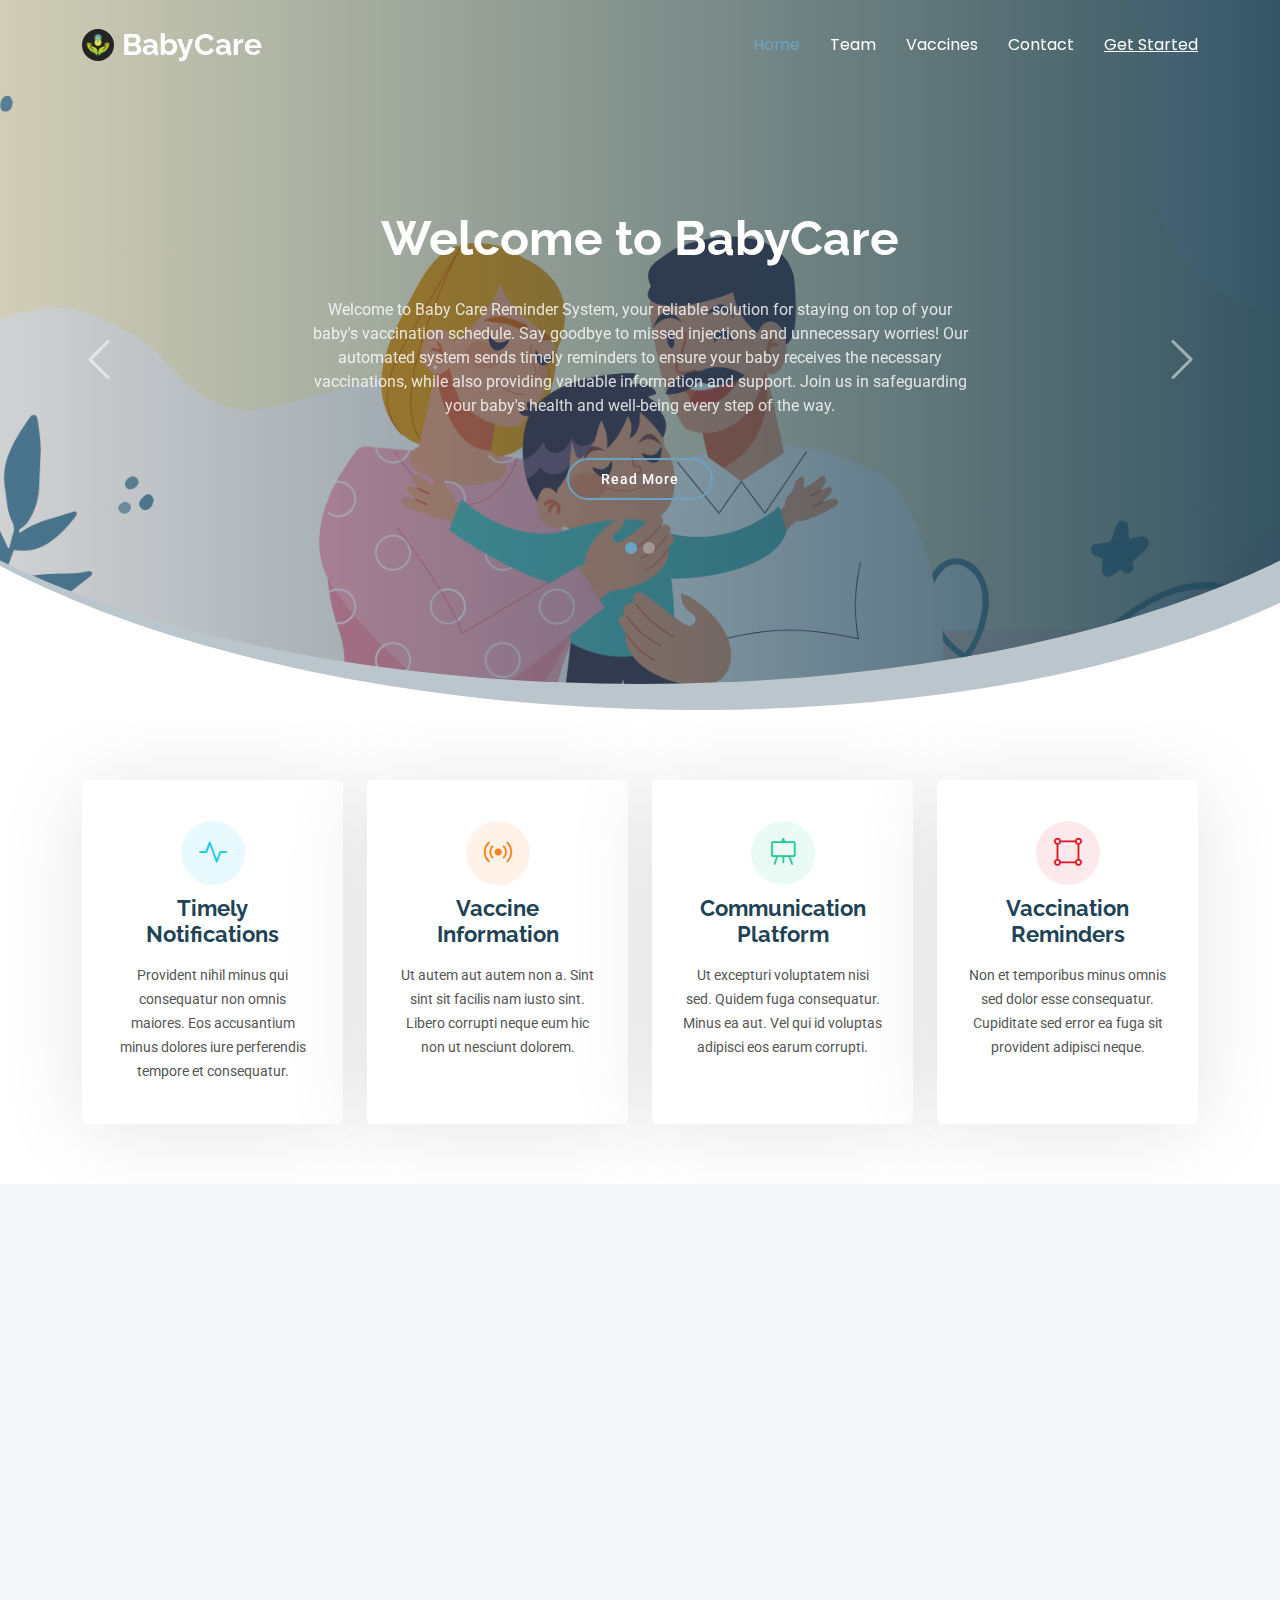
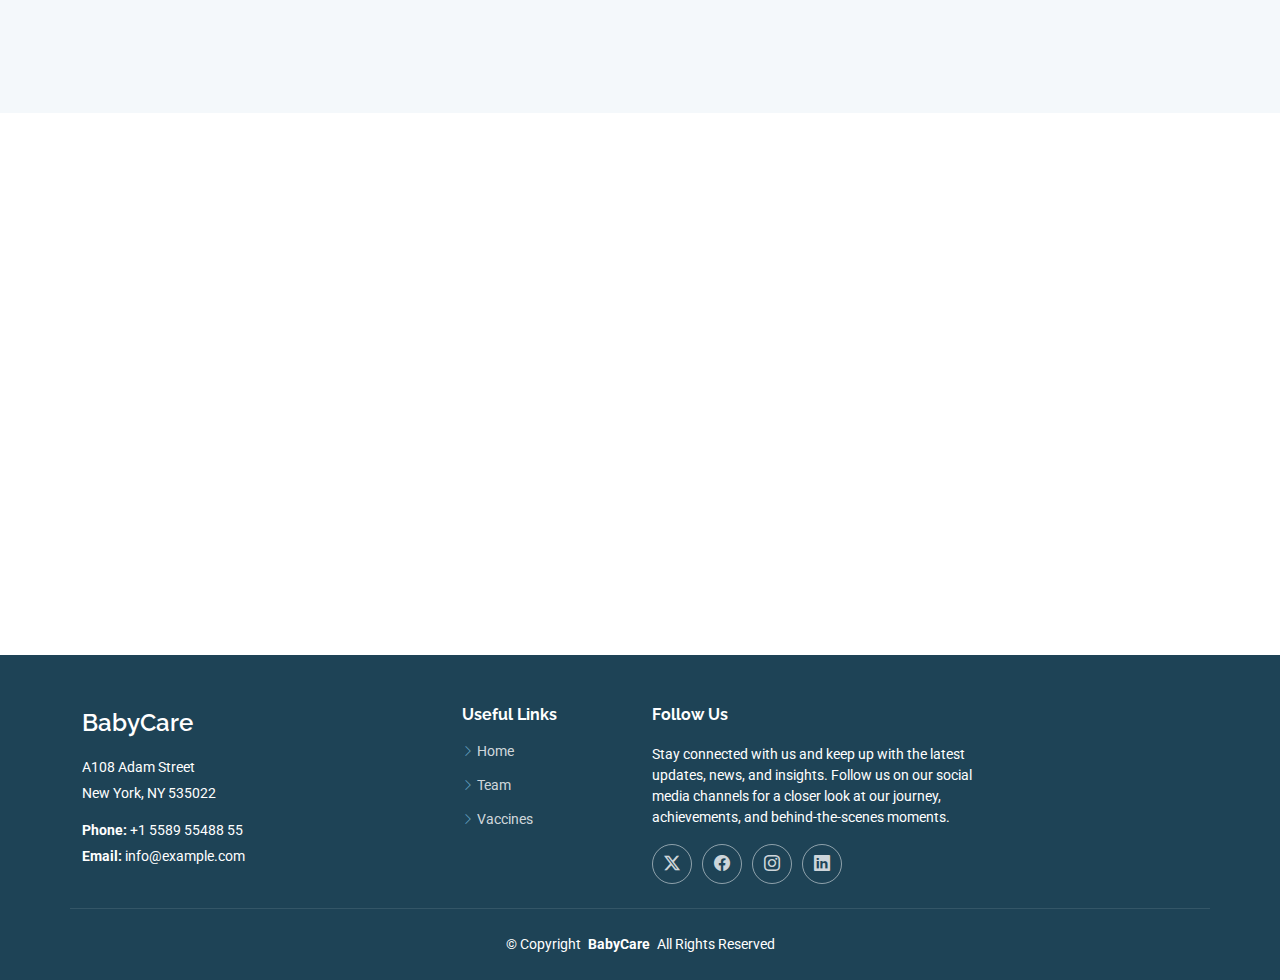
<file: index.html>
<!DOCTYPE html>
<html lang="en">

<head>
  <meta charset="utf-8">
  <meta content="width=device-width, initial-scale=1.0" name="viewport">
  <title>Home</title>
  <meta name="description" content="">
  <meta name="keywords" content="">

  <!-- Favicons -->
  <link href="assets/img/favicon.png" rel="icon">
  <link href="assets/img/apple-touch-icon.png" rel="apple-touch-icon">

  <!-- Fonts -->
  <link href="https://fonts.googleapis.com" rel="preconnect">
  <link href="https://fonts.gstatic.com" rel="preconnect" crossorigin>
  <link href="https://fonts.googleapis.com/css2?family=Roboto:ital,wght@0,100;0,300;0,400;0,500;0,700;0,900;1,100;1,300;1,400;1,500;1,700;1,900&family=Poppins:ital,wght@0,100;0,200;0,300;0,400;0,500;0,600;0,700;0,800;0,900;1,100;1,200;1,300;1,400;1,500;1,600;1,700;1,800;1,900&family=Raleway:ital,wght@0,100;0,200;0,300;0,400;0,500;0,600;0,700;0,800;0,900;1,100;1,200;1,300;1,400;1,500;1,600;1,700;1,800;1,900&display=swap" rel="stylesheet">

  <!-- Vendor CSS Files -->
  <link href="assets/vendor/bootstrap/css/bootstrap.min.css" rel="stylesheet">
  <link href="assets/vendor/bootstrap-icons/bootstrap-icons.css" rel="stylesheet">
  <link href="assets/vendor/aos/aos.css" rel="stylesheet">
  <link href="assets/vendor/glightbox/css/glightbox.min.css" rel="stylesheet">
  <link href="assets/vendor/swiper/swiper-bundle.min.css" rel="stylesheet">

  <!-- Main CSS File -->
  <link href="assets/css/main.css" rel="stylesheet">
</head>

<body class="index-page">

  <header id="header" class="header d-flex align-items-center fixed-top">
    <div class="container-fluid container-xl position-relative d-flex align-items-center justify-content-between">

      <a href="index.html" class="logo d-flex align-items-center">
        <img src="assets/img/logo.png" alt="" style="border-radius: 50%;">
        <h1 class="sitename">BabyCare</h1>
      </a>

      <nav id="navmenu" class="navmenu">
        <ul>
          <li><a href="index.html" class="active">Home</a></li>
          <li><a href="team.html">Team</a></li>
          <li><a href="vaccines.html">Vaccines</a></li>
          <li><a href="contact.html">Contact</a></li>
          <li><a href="register.php"><u>Get Started</u></a></li>
        </ul>
        <i class="mobile-nav-toggle d-xl-none bi bi-list"></i>
      </nav>

    </div>
  </header>

  <main class="main">

    <!-- Hero Section -->
    <section id="hero" class="hero section dark-background">


      <div id="hero-carousel" class="carousel carousel-fade" data-bs-ride="carousel" data-bs-interval="5000">

        <div class="container position-relative">

          <div class="carousel-item active">
            <div class="carousel-container">
              <h2>Welcome to BabyCare</h2>
              <p>Welcome to Baby Care Reminder System, your reliable solution for staying on top of your baby's vaccination schedule. Say goodbye to missed injections and unnecessary worries! Our automated system sends timely reminders to ensure your baby receives the necessary vaccinations, while also providing valuable information and support. Join us in safeguarding your baby's health and well-being every step of the way.</p>
              <a href="#about" class="btn-get-started">Read More</a>
            </div>
          </div><!-- End Carousel Item -->

          <div class="carousel-item">
            <div class="carousel-container">
              <h2>Timely Injections for Healthy Beginnings</h2>
              <p>Stay informed and empowered with our vaccination information hub. Learn about the importance of vaccinations, recommended schedules for your baby's first year, and benefits of each vaccine. Access reliable resources to address concerns and make informed decisions about your child's health, ensuring their well-being with confidence.</p>
              <a href="#about" class="btn-get-started">Read More</a>
            </div>
          </div><!-- End Carousel Item -->

          <a class="carousel-control-prev" href="#hero-carousel" role="button" data-bs-slide="prev">
            <span class="carousel-control-prev-icon bi bi-chevron-left" aria-hidden="true"></span>
          </a>

          <a class="carousel-control-next" href="#hero-carousel" role="button" data-bs-slide="next">
            <span class="carousel-control-next-icon bi bi-chevron-right" aria-hidden="true"></span>
          </a>

          <ol class="carousel-indicators"></ol>

        </div>

      </div>

    </section><!-- /Hero Section -->

    <!-- Featured Services Section -->
    <section id="featured-services" class="featured-services section">

      <div class="container">

        <div class="row gy-4">

          <div class="col-lg-3 col-md-6" data-aos="fade-up" data-aos-delay="100">
            <div class="service-item item-cyan position-relative">
              <div class="icon">
                <i class="bi bi-activity"></i>
              </div>
                <h3>Timely Notifications</h3>
              <p>Provident nihil minus qui consequatur non omnis maiores. Eos accusantium minus dolores iure perferendis tempore et consequatur.</p>
            </div>
          </div><!-- End Service Item -->

          <div class="col-lg-3 col-md-6" data-aos="fade-up" data-aos-delay="200">
            <div class="service-item item-orange position-relative">
              <div class="icon">
                <i class="bi bi-broadcast"></i>
              </div>
                <h3>Vaccine Information</h3>
              <p>Ut autem aut autem non a. Sint sint sit facilis nam iusto sint. Libero corrupti neque eum hic non ut nesciunt dolorem.</p>
            </div>
          </div><!-- End Service Item -->

          <div class="col-lg-3 col-md-6" data-aos="fade-up" data-aos-delay="300">
            <div class="service-item item-teal position-relative">
              <div class="icon">
                <i class="bi bi-easel"></i>
              </div>
                <h3>Communication Platform</h3>
              <p>Ut excepturi voluptatem nisi sed. Quidem fuga consequatur. Minus ea aut. Vel qui id voluptas adipisci eos earum corrupti.</p>
            </div>
          </div><!-- End Service Item -->

          <div class="col-lg-3 col-md-6" data-aos="fade-up" data-aos-delay="400">
            <div class="service-item item-red position-relative">
              <div class="icon">
                <i class="bi bi-bounding-box-circles"></i>
              </div>
                <h3>Vaccination Reminders</h3>
              <p>Non et temporibus minus omnis sed dolor esse consequatur. Cupiditate sed error ea fuga sit provident adipisci neque.</p>
            </div>
          </div><!-- End Service Item -->
        </div>

      </div>

    </section><!-- /Featured Services Section -->

    <!-- About Section -->
    <section id="about" class="about section light-background">

      <div class="container">

        <div class="row gy-4">
          <div class="col-lg-6 position-relative align-self-start" data-aos="fade-up" data-aos-delay="100">
            <img src="assets/img/about.jpg" class="img-fluid" alt="">
          </div>
          <div class="col-lg-6 content" data-aos="fade-up" data-aos-delay="200">
            <h3>Voluptatem dignissimos provident quasi corporis voluptates sit assumenda.</h3>
            <p class="fst-italic">
              Lorem ipsum dolor sit amet, consectetur adipiscing elit, sed do eiusmod tempor incididunt ut labore et dolore
              magna aliqua.
            </p>
            <ul>
              <li><i class="bi bi-check2-all"></i> <span>The system will send automated reminders to parents about their baby's upcoming vaccination dates.</span></li>
              <li><i class="bi bi-check2-all"></i> <span>Users can access details about different vaccines, including their benefits and potential side effects.</span></li>
              <li><i class="bi bi-check2-all"></i> <span>Midwives can use the system to communicate with parents, potentially through a chat feature.</span></li>
            </ul>
            <p>
              Ullamco laboris nisi ut aliquip ex ea commodo consequat. Duis aute irure dolor in reprehenderit in voluptate
              velit esse cillum dolore eu fugiat nulla pariatur. Excepteur sint occaecat cupidatat non proident
            </p>
          </div>
        </div>

      </div>

    </section><!-- /About Section -->

    <!-- Features Section -->
    <section id="features" class="features section">

      <!-- Section Title -->
      <div class="container section-title" data-aos="fade-up">
        <h2>Features</h2>
      </div><!-- End Section Title -->

      <div class="container">

        <div class="row gy-4 align-items-center features-item">
          <div class="col-md-5 d-flex align-items-center" data-aos="zoom-out" data-aos-delay="100">
            <img src="assets/img/features-1.svg" class="img-fluid" alt="">
          </div>
          <div class="col-md-7" data-aos="fade-up" data-aos-delay="100">
            <h3>Features of BabyCare System.</h3>
            <p class="fst-italic">
              Lorem ipsum dolor sit amet, consectetur adipiscing elit, sed do eiusmod tempor incididunt ut labore et dolore
              magna aliqua.
            </p>
            <ul>
              <li><i class="bi bi-check"></i><span>The system will send automated reminders to parents about their baby's upcoming vaccination dates.</span></li>
              <li><i class="bi bi-check"></i> <span>Users can access details about different vaccines, including their benefits and potential side effects.</span></li>
              <li><i class="bi bi-check"></i> <span>Midwives can use the system to communicate with parents, potentially through a chat feature.</span></li>
            </ul>
          </div>
        </div><!-- Features Item -->

      </div>

    </section><!-- /Features Section -->

  </main>

  <footer id="footer" class="footer dark-background">
    <div class="container footer-top">
      <div class="row gy-4">
        <div class="col-lg-4 col-md-6 footer-about">
          <a href="index.html" class="d-flex align-items-center">
            <span class="sitename">BabyCare</span>
          </a>
          <div class="footer-contact pt-3">
            <p>A108 Adam Street</p>
            <p>New York, NY 535022</p>
            <p class="mt-3"><strong>Phone:</strong> <span>+1 5589 55488 55</span></p>
            <p><strong>Email:</strong> <span>info@example.com</span></p>
          </div>
        </div>

        <div class="col-lg-2 col-md-3 footer-links">
          <h4>Useful Links</h4>
          <ul>
            <li><i class="bi bi-chevron-right"></i> <a href="index.html">Home</a></li>
            <li><i class="bi bi-chevron-right"></i> <a href="team.html">Team</a></li>
            <li><i class="bi bi-chevron-right"></i> <a href="vaccines.html">Vaccines</a></li>
          </ul>
        </div>

        <div class="col-lg-4 col-md-12">
          <h4>Follow Us</h4>
          <p>Stay connected with us and keep up with the latest updates, news, and insights. Follow us on our social media channels for a closer look at our journey, achievements, and behind-the-scenes moments.</p>
          <div class="social-links d-flex">
            <a href=""><i class="bi bi-twitter-x"></i></a>
            <a href=""><i class="bi bi-facebook"></i></a>
            <a href=""><i class="bi bi-instagram"></i></a>
            <a href=""><i class="bi bi-linkedin"></i></a>
          </div>
        </div>

      </div>
    </div>

    <div class="container copyright text-center mt-4">
      <p>© <span>Copyright</span> <strong class="px-1 sitename">BabyCare</strong> <span>All Rights Reserved</span></p>
    </div>

  </footer>

  <!-- Scroll Top -->
  <a href="#" id="scroll-top" class="scroll-top d-flex align-items-center justify-content-center"><i class="bi bi-arrow-up-short"></i></a>

  <!-- Preloader -->
  <div id="preloader"></div>

  <!-- Vendor JS Files -->
  <script src="assets/vendor/bootstrap/js/bootstrap.bundle.min.js"></script>
  <script src="assets/vendor/php-email-form/validate.js"></script>
  <script src="assets/vendor/aos/aos.js"></script>
  <script src="assets/vendor/glightbox/js/glightbox.min.js"></script>
  <script src="assets/vendor/purecounter/purecounter_vanilla.js"></script>
  <script src="assets/vendor/swiper/swiper-bundle.min.js"></script>
  <script src="assets/vendor/waypoints/noframework.waypoints.js"></script>
  <script src="assets/vendor/imagesloaded/imagesloaded.pkgd.min.js"></script>
  <script src="assets/vendor/isotope-layout/isotope.pkgd.min.js"></script>

  <!-- Main JS File -->
  <script src="assets/js/main.js"></script>

</body>

</html>
</file>
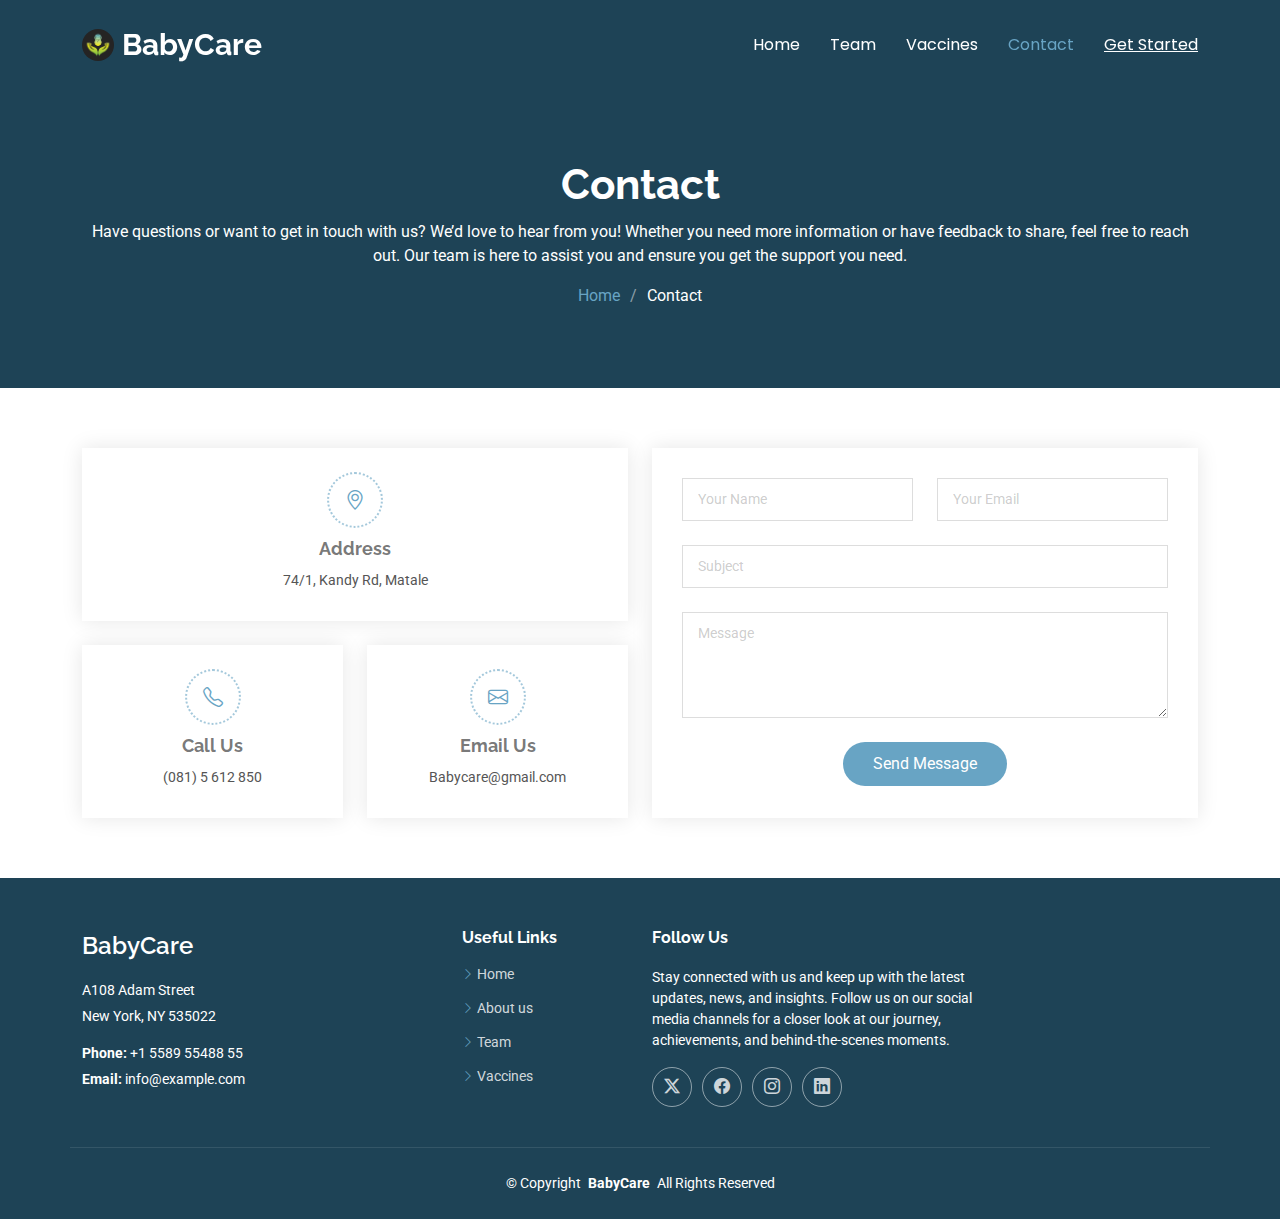
<file: contact.html>
<!DOCTYPE html>
<html lang="en">

<head>
  <meta charset="utf-8">
  <meta content="width=device-width, initial-scale=1.0" name="viewport">
  <title>Contact</title>
  <meta name="description" content="">
  <meta name="keywords" content="">

  <!-- Favicons -->
  <link href="assets/img/favicon.png" rel="icon">
  <link href="assets/img/apple-touch-icon.png" rel="apple-touch-icon">

  <!-- Fonts -->
  <link href="https://fonts.googleapis.com" rel="preconnect">
  <link href="https://fonts.gstatic.com" rel="preconnect" crossorigin>
  <link href="https://fonts.googleapis.com/css2?family=Roboto:ital,wght@0,100;0,300;0,400;0,500;0,700;0,900;1,100;1,300;1,400;1,500;1,700;1,900&family=Poppins:ital,wght@0,100;0,200;0,300;0,400;0,500;0,600;0,700;0,800;0,900;1,100;1,200;1,300;1,400;1,500;1,600;1,700;1,800;1,900&family=Raleway:ital,wght@0,100;0,200;0,300;0,400;0,500;0,600;0,700;0,800;0,900;1,100;1,200;1,300;1,400;1,500;1,600;1,700;1,800;1,900&display=swap" rel="stylesheet">

  <!-- Vendor CSS Files -->
  <link href="assets/vendor/bootstrap/css/bootstrap.min.css" rel="stylesheet">
  <link href="assets/vendor/bootstrap-icons/bootstrap-icons.css" rel="stylesheet">
  <link href="assets/vendor/aos/aos.css" rel="stylesheet">
  <link href="assets/vendor/glightbox/css/glightbox.min.css" rel="stylesheet">
  <link href="assets/vendor/swiper/swiper-bundle.min.css" rel="stylesheet">

  <!-- Main CSS File -->
  <link href="assets/css/main.css" rel="stylesheet">
</head>

<body class="contact-page">

  <header id="header" class="header d-flex align-items-center fixed-top">
    <div class="container-fluid container-xl position-relative d-flex align-items-center justify-content-between">

      <a href="index.html" class="logo d-flex align-items-center">
        <img src="assets/img/logo.png" alt="" style="border-radius: 50%;">
        <h1 class="sitename">BabyCare</h1>
      </a>

      <nav id="navmenu" class="navmenu">
        <ul>
          <li><a href="index.html">Home</a></li>
          <li><a href="team.html">Team</a></li>
          <li><a href="vaccines.html">Vaccines</a></li>
          <li><a href="contact.html" class="active">Contact</a></li>
          <li><a href="register.php"><u>Get Started</u></a></li>
        </ul>
        <i class="mobile-nav-toggle d-xl-none bi bi-list"></i>
      </nav>

    </div>
  </header>

  <main class="main">

    <!-- Page Title -->
    <div class="page-title dark-background">
      <div class="container position-relative">
        <h1>Contact</h1>
        <p>Have questions or want to get in touch with us? We’d love to hear from you! Whether you need more information or have feedback to share, feel free to reach out. Our team is here to assist you and ensure you get the support you need.</p>
        <nav class="breadcrumbs">
          <ol>
            <li><a href="index.html">Home</a></li>
            <li class="current">Contact</li>
          </ol>
        </nav>
      </div>
    </div><!-- End Page Title -->

    <!-- Contact Section -->
    <section id="contact" class="contact section">

      <div class="container" data-aos="fade-up" data-aos-delay="100">

        <div class="row gy-4">
          <div class="col-lg-6 ">
            <div class="row gy-4">

              <div class="col-lg-12">
                <div class="info-item d-flex flex-column justify-content-center align-items-center" data-aos="fade-up" data-aos-delay="200">
                  <i class="bi bi-geo-alt"></i>
                  <h3>Address</h3>
                  <p>74/1, Kandy Rd, Matale</p>
                </div>
              </div><!-- End Info Item -->

              <div class="col-md-6">
                <div class="info-item d-flex flex-column justify-content-center align-items-center" data-aos="fade-up" data-aos-delay="300">
                  <i class="bi bi-telephone"></i>
                  <h3>Call Us</h3>
                  <p>(081) 5 612 850</p>
                </div>
              </div><!-- End Info Item -->

              <div class="col-md-6">
                <div class="info-item d-flex flex-column justify-content-center align-items-center" data-aos="fade-up" data-aos-delay="400">
                  <i class="bi bi-envelope"></i>
                  <h3>Email Us</h3>
                  <p>Babycare@gmail.com</p>
                </div>
              </div><!-- End Info Item -->

            </div>
          </div>

          <div class="col-lg-6">
            <form action="forms/contact.php" method="post" class="php-email-form" data-aos="fade-up" data-aos-delay="500">
              <div class="row gy-4">

                <div class="col-md-6">
                  <input type="text" name="name" class="form-control" placeholder="Your Name" required="">
                </div>

                <div class="col-md-6 ">
                  <input type="email" class="form-control" name="email" placeholder="Your Email" required="">
                </div>

                <div class="col-md-12">
                  <input type="text" class="form-control" name="subject" placeholder="Subject" required="">
                </div>

                <div class="col-md-12">
                  <textarea class="form-control" name="message" rows="4" placeholder="Message" required=""></textarea>
                </div>

                <div class="col-md-12 text-center">
                  <button type="submit">Send Message</button>
                </div>

              </div>
            </form>
          </div><!-- End Contact Form -->

        </div>

      </div>

    </section><!-- /Contact Section -->

  </main>
  
  <footer id="footer" class="footer dark-background">
    <div class="container footer-top">
      <div class="row gy-4">
        <div class="col-lg-4 col-md-6 footer-about">
          <a href="index.html" class="d-flex align-items-center">
            <span class="sitename">BabyCare</span>
          </a>
          <div class="footer-contact pt-3">
            <p>A108 Adam Street</p>
            <p>New York, NY 535022</p>
            <p class="mt-3"><strong>Phone:</strong> <span>+1 5589 55488 55</span></p>
            <p><strong>Email:</strong> <span>info@example.com</span></p>
          </div>
        </div>

        <div class="col-lg-2 col-md-3 footer-links">
          <h4>Useful Links</h4>
          <ul>
            <li><i class="bi bi-chevron-right"></i> <a href="index.html">Home</a></li>
            <li><i class="bi bi-chevron-right"></i> <a href="about.html">About us</a></li>
            <li><i class="bi bi-chevron-right"></i> <a href="team.html">Team</a></li>
            <li><i class="bi bi-chevron-right"></i> <a href="vaccines.html">Vaccines</a></li>
          </ul>
        </div>

        <div class="col-lg-4 col-md-12">
          <h4>Follow Us</h4>
          <p>Stay connected with us and keep up with the latest updates, news, and insights. Follow us on our social media channels for a closer look at our journey, achievements, and behind-the-scenes moments.</p>
          <div class="social-links d-flex">
            <a href=""><i class="bi bi-twitter-x"></i></a>
            <a href=""><i class="bi bi-facebook"></i></a>
            <a href=""><i class="bi bi-instagram"></i></a>
            <a href=""><i class="bi bi-linkedin"></i></a>
          </div>
        </div>

      </div>
    </div>

    <div class="container copyright text-center mt-4">
      <p>© <span>Copyright</span> <strong class="px-1 sitename">BabyCare</strong> <span>All Rights Reserved</span></p>
    </div>

  </footer>

  <!-- Scroll Top -->
  <a href="#" id="scroll-top" class="scroll-top d-flex align-items-center justify-content-center"><i class="bi bi-arrow-up-short"></i></a>

  <!-- Preloader -->
  <div id="preloader"></div>

  <!-- Vendor JS Files -->
  <script src="assets/vendor/bootstrap/js/bootstrap.bundle.min.js"></script>
  <script src="assets/vendor/php-email-form/validate.js"></script>
  <script src="assets/vendor/aos/aos.js"></script>
  <script src="assets/vendor/glightbox/js/glightbox.min.js"></script>
  <script src="assets/vendor/purecounter/purecounter_vanilla.js"></script>
  <script src="assets/vendor/swiper/swiper-bundle.min.js"></script>
  <script src="assets/vendor/waypoints/noframework.waypoints.js"></script>
  <script src="assets/vendor/imagesloaded/imagesloaded.pkgd.min.js"></script>
  <script src="assets/vendor/isotope-layout/isotope.pkgd.min.js"></script>

  <!-- Main JS File -->
  <script src="assets/js/main.js"></script>

</body>

</html>
</file>
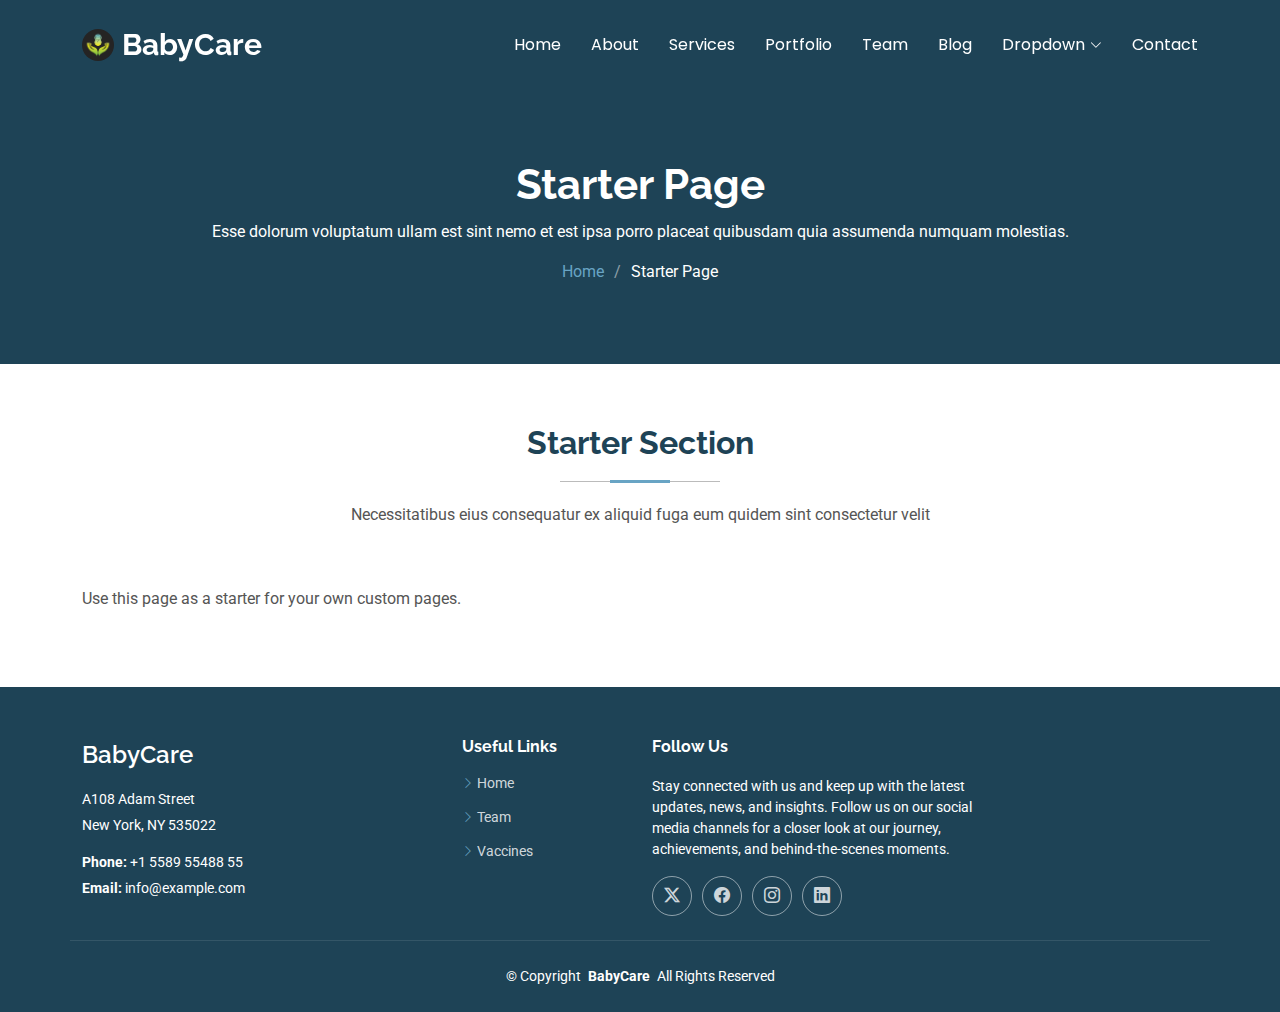
<file: starter-page.html>
<!DOCTYPE html>
<html lang="en">

<head>
  <meta charset="utf-8">
  <meta content="width=device-width, initial-scale=1.0" name="viewport">
  <title>Starter Page - Moderna Bootstrap Template</title>
  <meta name="description" content="">
  <meta name="keywords" content="">

  <!-- Favicons -->
  <link href="assets/img/favicon.png" rel="icon">
  <link href="assets/img/apple-touch-icon.png" rel="apple-touch-icon">

  <!-- Fonts -->
  <link href="https://fonts.googleapis.com" rel="preconnect">
  <link href="https://fonts.gstatic.com" rel="preconnect" crossorigin>
  <link href="https://fonts.googleapis.com/css2?family=Roboto:ital,wght@0,100;0,300;0,400;0,500;0,700;0,900;1,100;1,300;1,400;1,500;1,700;1,900&family=Poppins:ital,wght@0,100;0,200;0,300;0,400;0,500;0,600;0,700;0,800;0,900;1,100;1,200;1,300;1,400;1,500;1,600;1,700;1,800;1,900&family=Raleway:ital,wght@0,100;0,200;0,300;0,400;0,500;0,600;0,700;0,800;0,900;1,100;1,200;1,300;1,400;1,500;1,600;1,700;1,800;1,900&display=swap" rel="stylesheet">

  <!-- Vendor CSS Files -->
  <link href="assets/vendor/bootstrap/css/bootstrap.min.css" rel="stylesheet">
  <link href="assets/vendor/bootstrap-icons/bootstrap-icons.css" rel="stylesheet">
  <link href="assets/vendor/aos/aos.css" rel="stylesheet">
  <link href="assets/vendor/glightbox/css/glightbox.min.css" rel="stylesheet">
  <link href="assets/vendor/swiper/swiper-bundle.min.css" rel="stylesheet">

  <!-- Main CSS File -->
  <link href="assets/css/main.css" rel="stylesheet">
</head>

<body class="starter-page-page">

  <header id="header" class="header d-flex align-items-center fixed-top">
    <div class="container-fluid container-xl position-relative d-flex align-items-center justify-content-between">

      <a href="index.html" class="logo d-flex align-items-center">
        <img src="assets/img/logo.png" alt="" style="border-radius: 50%;">
        <h1 class="sitename">BabyCare</h1>
      </a>
      
      <nav id="navmenu" class="navmenu">
        <ul>
          <li><a href="index.html">Home</a></li>
          <li><a href="about.html">About</a></li>
          <li><a href="services.html">Services</a></li>
          <li><a href="portfolio.html">Portfolio</a></li>
          <li><a href="team.html">Team</a></li>
          <li><a href="blog.html">Blog</a></li>
          <li class="dropdown"><a href="#"><span>Dropdown</span> <i class="bi bi-chevron-down toggle-dropdown"></i></a>
            <ul>
              <li><a href="#">Dropdown 1</a></li>
              <li class="dropdown"><a href="#"><span>Deep Dropdown</span> <i class="bi bi-chevron-down toggle-dropdown"></i></a>
                <ul>
                  <li><a href="#">Deep Dropdown 1</a></li>
                  <li><a href="#">Deep Dropdown 2</a></li>
                  <li><a href="#">Deep Dropdown 3</a></li>
                  <li><a href="#">Deep Dropdown 4</a></li>
                  <li><a href="#">Deep Dropdown 5</a></li>
                </ul>
              </li>
              <li><a href="#">Dropdown 2</a></li>
              <li><a href="#">Dropdown 3</a></li>
              <li><a href="#">Dropdown 4</a></li>
            </ul>
          </li>
          <li><a href="contact.html">Contact</a></li>
        </ul>
        <i class="mobile-nav-toggle d-xl-none bi bi-list"></i>
      </nav>

    </div>
  </header>

  <main class="main">

    <!-- Page Title -->
    <div class="page-title dark-background">
      <div class="container position-relative">
        <h1>Starter Page</h1>
        <p>Esse dolorum voluptatum ullam est sint nemo et est ipsa porro placeat quibusdam quia assumenda numquam molestias.</p>
        <nav class="breadcrumbs">
          <ol>
            <li><a href="index.html">Home</a></li>
            <li class="current">Starter Page</li>
          </ol>
        </nav>
      </div>
    </div><!-- End Page Title -->

    <!-- Starter Section Section -->
    <section id="starter-section" class="starter-section section">

      <!-- Section Title -->
      <div class="container section-title" data-aos="fade-up">
        <h2>Starter Section</h2>
        <p>Necessitatibus eius consequatur ex aliquid fuga eum quidem sint consectetur velit</p>
      </div><!-- End Section Title -->

      <div class="container" data-aos="fade-up">
        <p>Use this page as a starter for your own custom pages.</p>
      </div>

    </section><!-- /Starter Section Section -->

  </main>

  <footer id="footer" class="footer dark-background">
    <div class="container footer-top">
      <div class="row gy-4">
        <div class="col-lg-4 col-md-6 footer-about">
          <a href="index.html" class="d-flex align-items-center">
            <span class="sitename">BabyCare</span>
          </a>
          <div class="footer-contact pt-3">
            <p>A108 Adam Street</p>
            <p>New York, NY 535022</p>
            <p class="mt-3"><strong>Phone:</strong> <span>+1 5589 55488 55</span></p>
            <p><strong>Email:</strong> <span>info@example.com</span></p>
          </div>
        </div>

        <div class="col-lg-2 col-md-3 footer-links">
          <h4>Useful Links</h4>
          <ul>
            <li><i class="bi bi-chevron-right"></i> <a href="index.html">Home</a></li>
            <li><i class="bi bi-chevron-right"></i> <a href="team.html">Team</a></li>
            <li><i class="bi bi-chevron-right"></i> <a href="vaccines.html">Vaccines</a></li>
          </ul>
        </div>

        <div class="col-lg-4 col-md-12">
          <h4>Follow Us</h4>
          <p>Stay connected with us and keep up with the latest updates, news, and insights. Follow us on our social media channels for a closer look at our journey, achievements, and behind-the-scenes moments.</p>
          <div class="social-links d-flex">
            <a href=""><i class="bi bi-twitter-x"></i></a>
            <a href=""><i class="bi bi-facebook"></i></a>
            <a href=""><i class="bi bi-instagram"></i></a>
            <a href=""><i class="bi bi-linkedin"></i></a>
          </div>
        </div>

      </div>
    </div>

    <div class="container copyright text-center mt-4">
      <p>© <span>Copyright</span> <strong class="px-1 sitename">BabyCare</strong> <span>All Rights Reserved</span></p>
    </div>

  </footer>

  <!-- Scroll Top -->
  <a href="#" id="scroll-top" class="scroll-top d-flex align-items-center justify-content-center"><i class="bi bi-arrow-up-short"></i></a>

  <!-- Preloader -->
  <div id="preloader"></div>

  <!-- Vendor JS Files -->
  <script src="assets/vendor/bootstrap/js/bootstrap.bundle.min.js"></script>
  <script src="assets/vendor/php-email-form/validate.js"></script>
  <script src="assets/vendor/aos/aos.js"></script>
  <script src="assets/vendor/glightbox/js/glightbox.min.js"></script>
  <script src="assets/vendor/purecounter/purecounter_vanilla.js"></script>
  <script src="assets/vendor/swiper/swiper-bundle.min.js"></script>
  <script src="assets/vendor/waypoints/noframework.waypoints.js"></script>
  <script src="assets/vendor/imagesloaded/imagesloaded.pkgd.min.js"></script>
  <script src="assets/vendor/isotope-layout/isotope.pkgd.min.js"></script>

  <!-- Main JS File -->
  <script src="assets/js/main.js"></script>

</body>

</html>
</file>
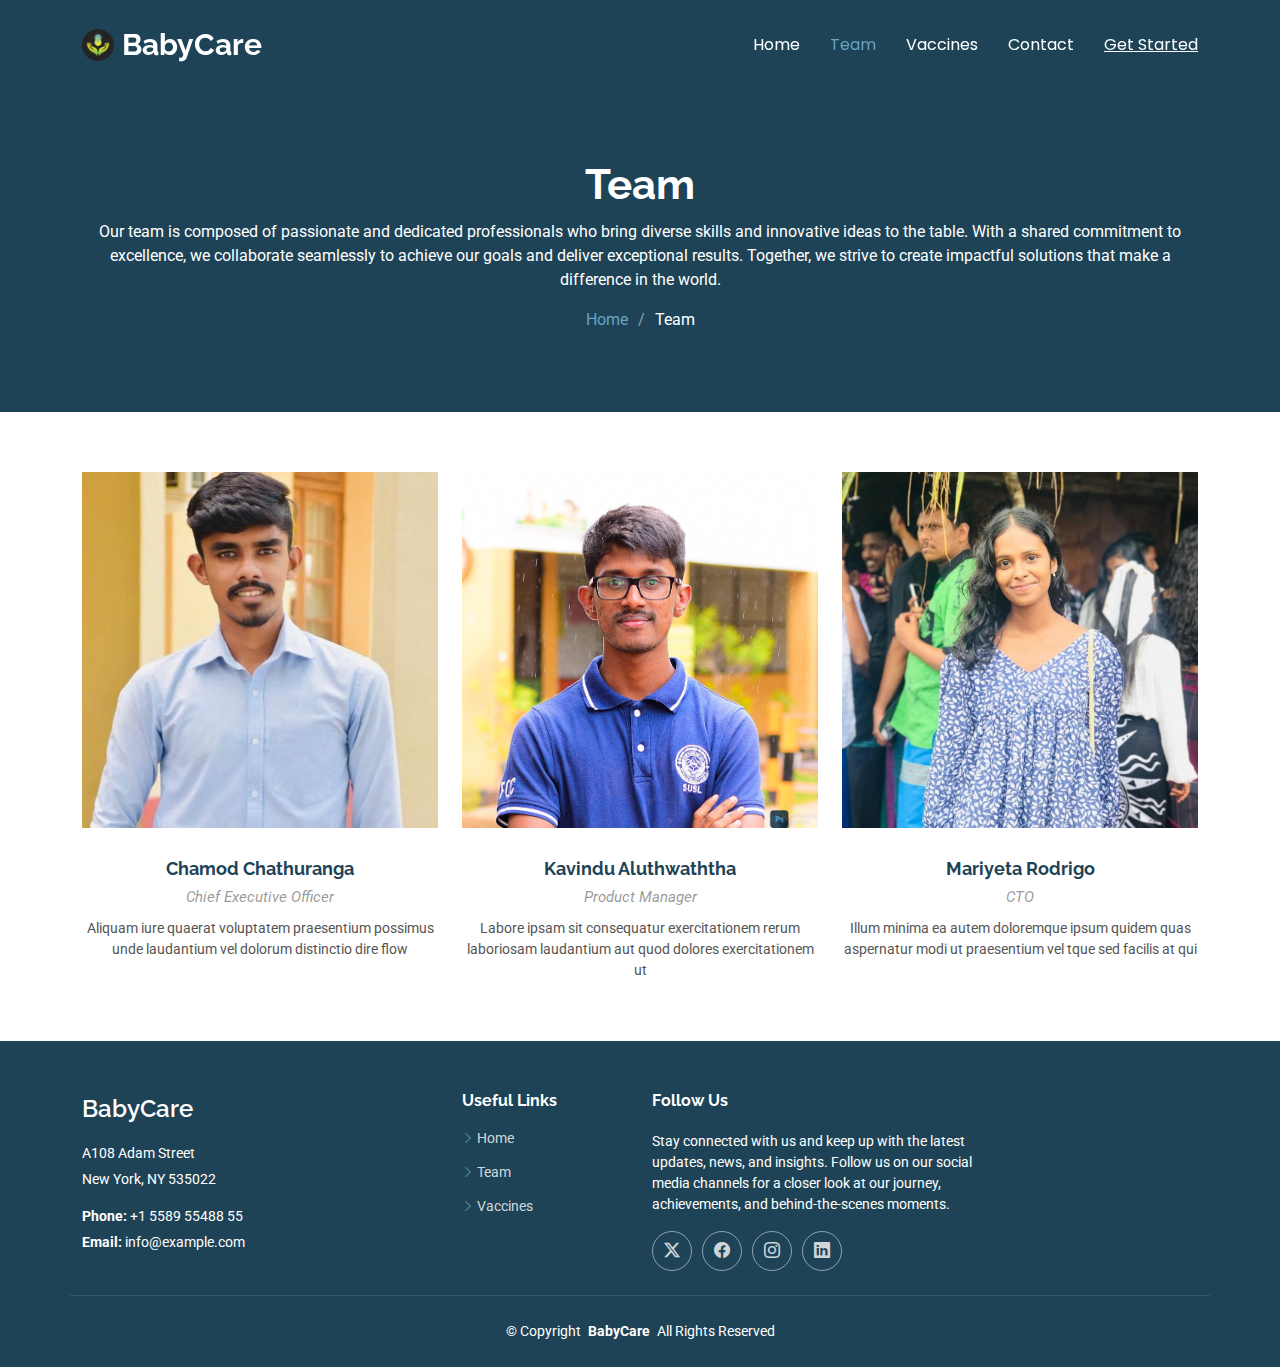
<file: team.html>
<!DOCTYPE html>
<html lang="en">

<head>
  <meta charset="utf-8">
  <meta content="width=device-width, initial-scale=1.0" name="viewport">
  <title>Team</title>
  <meta name="description" content="">
  <meta name="keywords" content="">

  <!-- Favicons -->
  <link href="assets/img/favicon.png" rel="icon">
  <link href="assets/img/apple-touch-icon.png" rel="apple-touch-icon">

  <!-- Fonts -->
  <link href="https://fonts.googleapis.com" rel="preconnect">
  <link href="https://fonts.gstatic.com" rel="preconnect" crossorigin>
  <link href="https://fonts.googleapis.com/css2?family=Roboto:ital,wght@0,100;0,300;0,400;0,500;0,700;0,900;1,100;1,300;1,400;1,500;1,700;1,900&family=Poppins:ital,wght@0,100;0,200;0,300;0,400;0,500;0,600;0,700;0,800;0,900;1,100;1,200;1,300;1,400;1,500;1,600;1,700;1,800;1,900&family=Raleway:ital,wght@0,100;0,200;0,300;0,400;0,500;0,600;0,700;0,800;0,900;1,100;1,200;1,300;1,400;1,500;1,600;1,700;1,800;1,900&display=swap" rel="stylesheet">

  <!-- Vendor CSS Files -->
  <link href="assets/vendor/bootstrap/css/bootstrap.min.css" rel="stylesheet">
  <link href="assets/vendor/bootstrap-icons/bootstrap-icons.css" rel="stylesheet">
  <link href="assets/vendor/aos/aos.css" rel="stylesheet">
  <link href="assets/vendor/glightbox/css/glightbox.min.css" rel="stylesheet">
  <link href="assets/vendor/swiper/swiper-bundle.min.css" rel="stylesheet">

  <!-- Main CSS File -->
  <link href="assets/css/main.css" rel="stylesheet">
</head>

<body class="team-page">

  <header id="header" class="header d-flex align-items-center fixed-top">
    <div class="container-fluid container-xl position-relative d-flex align-items-center justify-content-between">

      <a href="index.html" class="logo d-flex align-items-center">
        <img src="assets/img/logo.png" alt="" style="border-radius: 50%;">
        <h1 class="sitename">BabyCare</h1>
      </a>

      <nav id="navmenu" class="navmenu">
        <ul>
          <li><a href="index.html">Home</a></li>
          <li><a href="team.html" class="active">Team</a></li>
          <li><a href="vaccines.html">Vaccines</a></li>
          <li><a href="contact.html">Contact</a></li>
          <li><a href="register.php"><u>Get Started</u></a></li>
        </ul>
        <i class="mobile-nav-toggle d-xl-none bi bi-list"></i>
      </nav>

    </div>
  </header>

  <main class="main">

    <!-- Page Title -->
    <div class="page-title dark-background">
      <div class="container position-relative">
        <h1>Team</h1>
        <p>Our team is composed of passionate and dedicated professionals who bring diverse skills and innovative ideas to the table. With a shared commitment to excellence, we collaborate seamlessly to achieve our goals and deliver exceptional results. Together, we strive to create impactful solutions that make a difference in the world.</p>
        <nav class="breadcrumbs">
          <ol>
            <li><a href="index.html">Home</a></li>
            <li class="current">Team</li>
          </ol>
        </nav>
      </div>
    </div><!-- End Page Title -->

    <!-- Team Section -->
    <section id="team" class="team section">

      <div class="container">

        <div class="row gy-5">

          <div class="col-lg-4 col-md-6 member" data-aos="fade-up" data-aos-delay="100">
            <div class="member-img">
              <img src="assets/img/team/team-1.jpg" class="img-fluid" alt="">
              <div class="social">
                <a href="#"><i class="bi bi-twitter-x"></i></a>
                <a href="#"><i class="bi bi-facebook"></i></a>
                <a href="#"><i class="bi bi-instagram"></i></a>
                <a href="#"><i class="bi bi-linkedin"></i></a>
              </div>
            </div>
            <div class="member-info text-center">
              <h4>Chamod Chathuranga</h4>
              <span>Chief Executive Officer</span>
              <p>Aliquam iure quaerat voluptatem praesentium possimus unde laudantium vel dolorum distinctio dire flow</p>
            </div>
          </div><!-- End Team Member -->

          <div class="col-lg-4 col-md-6 member" data-aos="fade-up" data-aos-delay="200">
            <div class="member-img">
              <img src="assets/img/team/team-2.jpg" class="img-fluid" alt="">
              <div class="social">
                <a href="#"><i class="bi bi-twitter-x"></i></a>
                <a href="#"><i class="bi bi-facebook"></i></a>
                <a href="#"><i class="bi bi-instagram"></i></a>
                <a href="#"><i class="bi bi-linkedin"></i></a>
              </div>
            </div>
            <div class="member-info text-center">
              <h4>Kavindu Aluthwaththa</h4>
              <span>Product Manager</span>
              <p>Labore ipsam sit consequatur exercitationem rerum laboriosam laudantium aut quod dolores exercitationem ut</p>
            </div>
          </div><!-- End Team Member -->

          <div class="col-lg-4 col-md-6 member" data-aos="fade-up" data-aos-delay="300">
            <div class="member-img">
              <img src="assets/img/team/team-3.jpg" class="img-fluid" alt="">
              <div class="social">
                <a href="#"><i class="bi bi-twitter-x"></i></a>
                <a href="#"><i class="bi bi-facebook"></i></a>
                <a href="#"><i class="bi bi-instagram"></i></a>
                <a href="#"><i class="bi bi-linkedin"></i></a>
              </div>
            </div>
            <div class="member-info text-center">
              <h4>Mariyeta Rodrigo</h4>
              <span>CTO</span>
              <p>Illum minima ea autem doloremque ipsum quidem quas aspernatur modi ut praesentium vel tque sed facilis at qui</p>
            </div>
          </div><!-- End Team Member -->
        </div>

      </div>

    </section><!-- /Team Section -->

  </main>

  <footer id="footer" class="footer dark-background">
    <div class="container footer-top">
      <div class="row gy-4">
        <div class="col-lg-4 col-md-6 footer-about">
          <a href="index.html" class="d-flex align-items-center">
            <span class="sitename">BabyCare</span>
          </a>
          <div class="footer-contact pt-3">
            <p>A108 Adam Street</p>
            <p>New York, NY 535022</p>
            <p class="mt-3"><strong>Phone:</strong> <span>+1 5589 55488 55</span></p>
            <p><strong>Email:</strong> <span>info@example.com</span></p>
          </div>
        </div>

        <div class="col-lg-2 col-md-3 footer-links">
          <h4>Useful Links</h4>
          <ul>
            <li><i class="bi bi-chevron-right"></i> <a href="index.html">Home</a></li>
            <li><i class="bi bi-chevron-right"></i> <a href="team.html">Team</a></li>
            <li><i class="bi bi-chevron-right"></i> <a href="vaccines.html">Vaccines</a></li>
          </ul>
        </div>

        <div class="col-lg-4 col-md-12">
          <h4>Follow Us</h4>
          <p>Stay connected with us and keep up with the latest updates, news, and insights. Follow us on our social media channels for a closer look at our journey, achievements, and behind-the-scenes moments.</p>
          <div class="social-links d-flex">
            <a href=""><i class="bi bi-twitter-x"></i></a>
            <a href=""><i class="bi bi-facebook"></i></a>
            <a href=""><i class="bi bi-instagram"></i></a>
            <a href=""><i class="bi bi-linkedin"></i></a>
          </div>
        </div>

      </div>
    </div>

    <div class="container copyright text-center mt-4">
      <p>© <span>Copyright</span> <strong class="px-1 sitename">BabyCare</strong> <span>All Rights Reserved</span></p>
    </div>

  </footer>

  <!-- Scroll Top -->
  <a href="#" id="scroll-top" class="scroll-top d-flex align-items-center justify-content-center"><i class="bi bi-arrow-up-short"></i></a>

  <!-- Preloader -->
  <div id="preloader"></div>

  <!-- Vendor JS Files -->
  <script src="assets/vendor/bootstrap/js/bootstrap.bundle.min.js"></script>
  <script src="assets/vendor/php-email-form/validate.js"></script>
  <script src="assets/vendor/aos/aos.js"></script>
  <script src="assets/vendor/glightbox/js/glightbox.min.js"></script>
  <script src="assets/vendor/purecounter/purecounter_vanilla.js"></script>
  <script src="assets/vendor/swiper/swiper-bundle.min.js"></script>
  <script src="assets/vendor/waypoints/noframework.waypoints.js"></script>
  <script src="assets/vendor/imagesloaded/imagesloaded.pkgd.min.js"></script>
  <script src="assets/vendor/isotope-layout/isotope.pkgd.min.js"></script>

  <!-- Main JS File -->
  <script src="assets/js/main.js"></script>

</body>

</html>
</file>
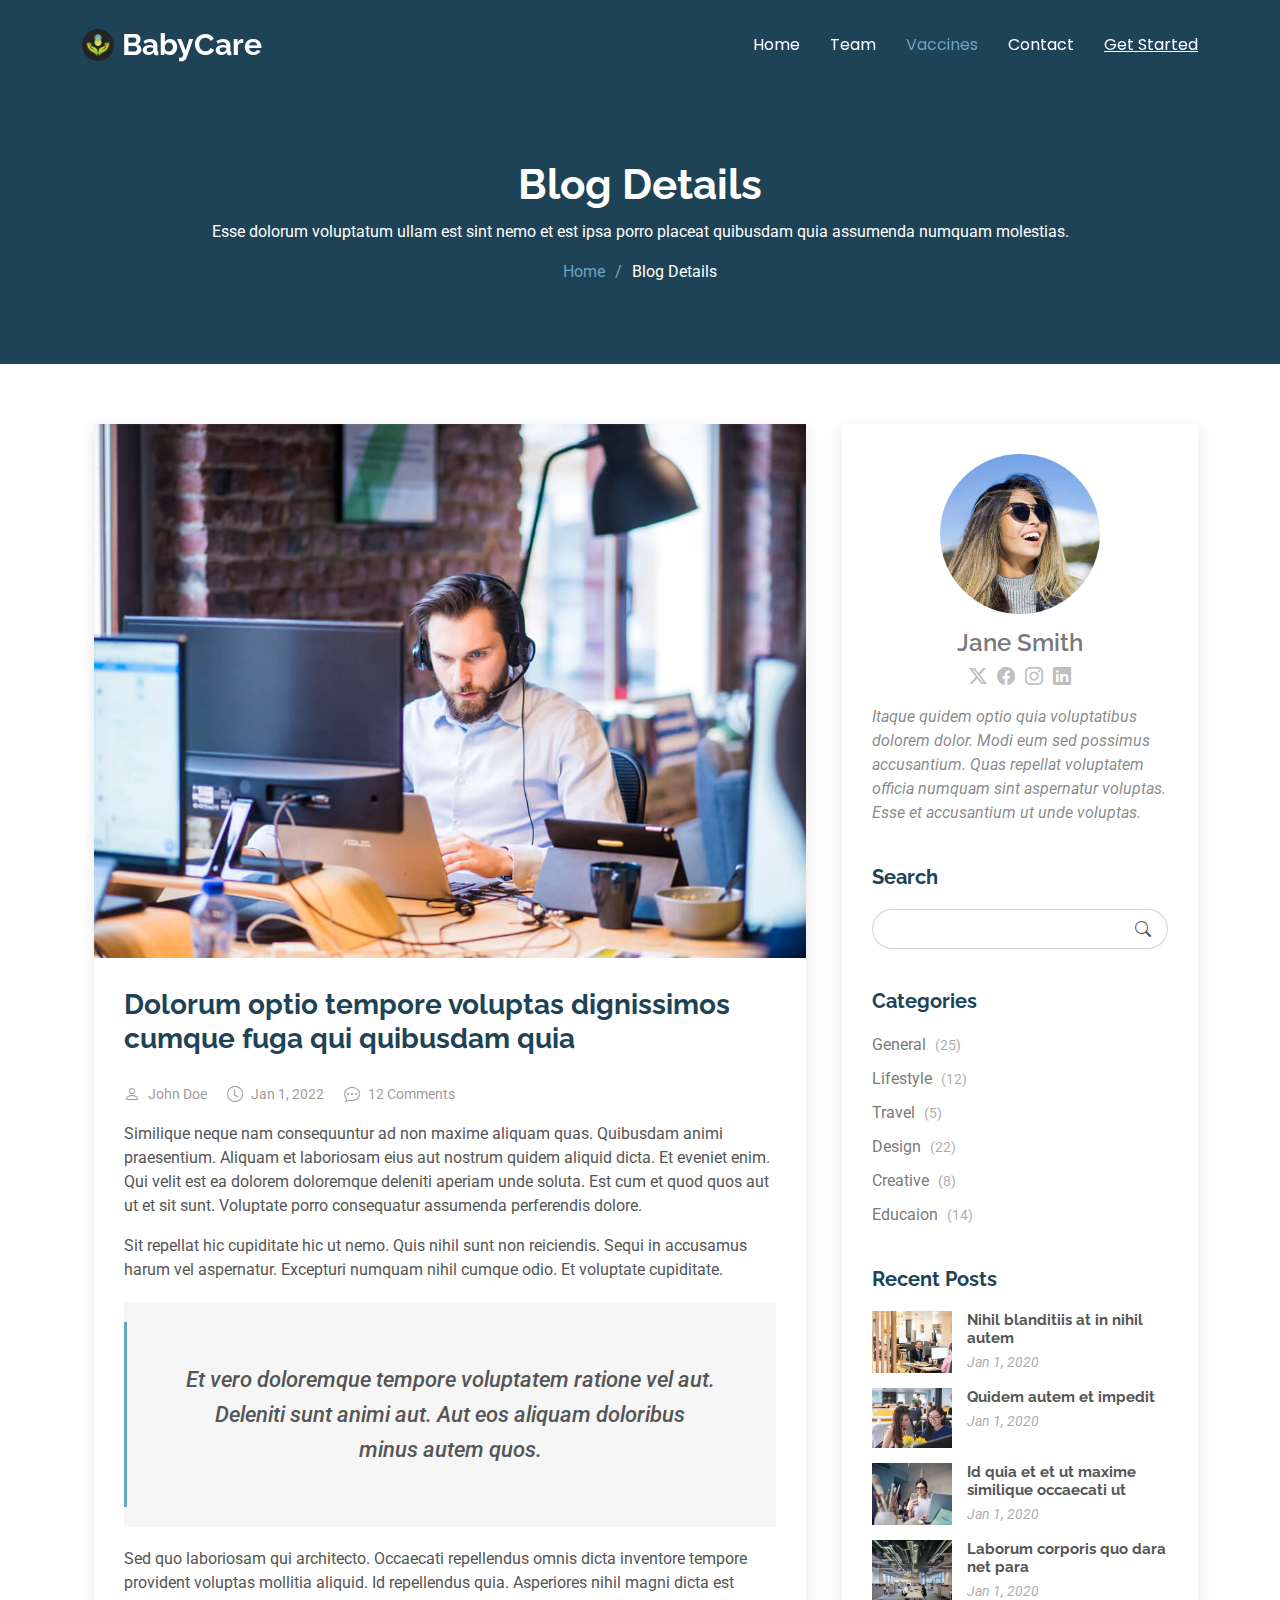
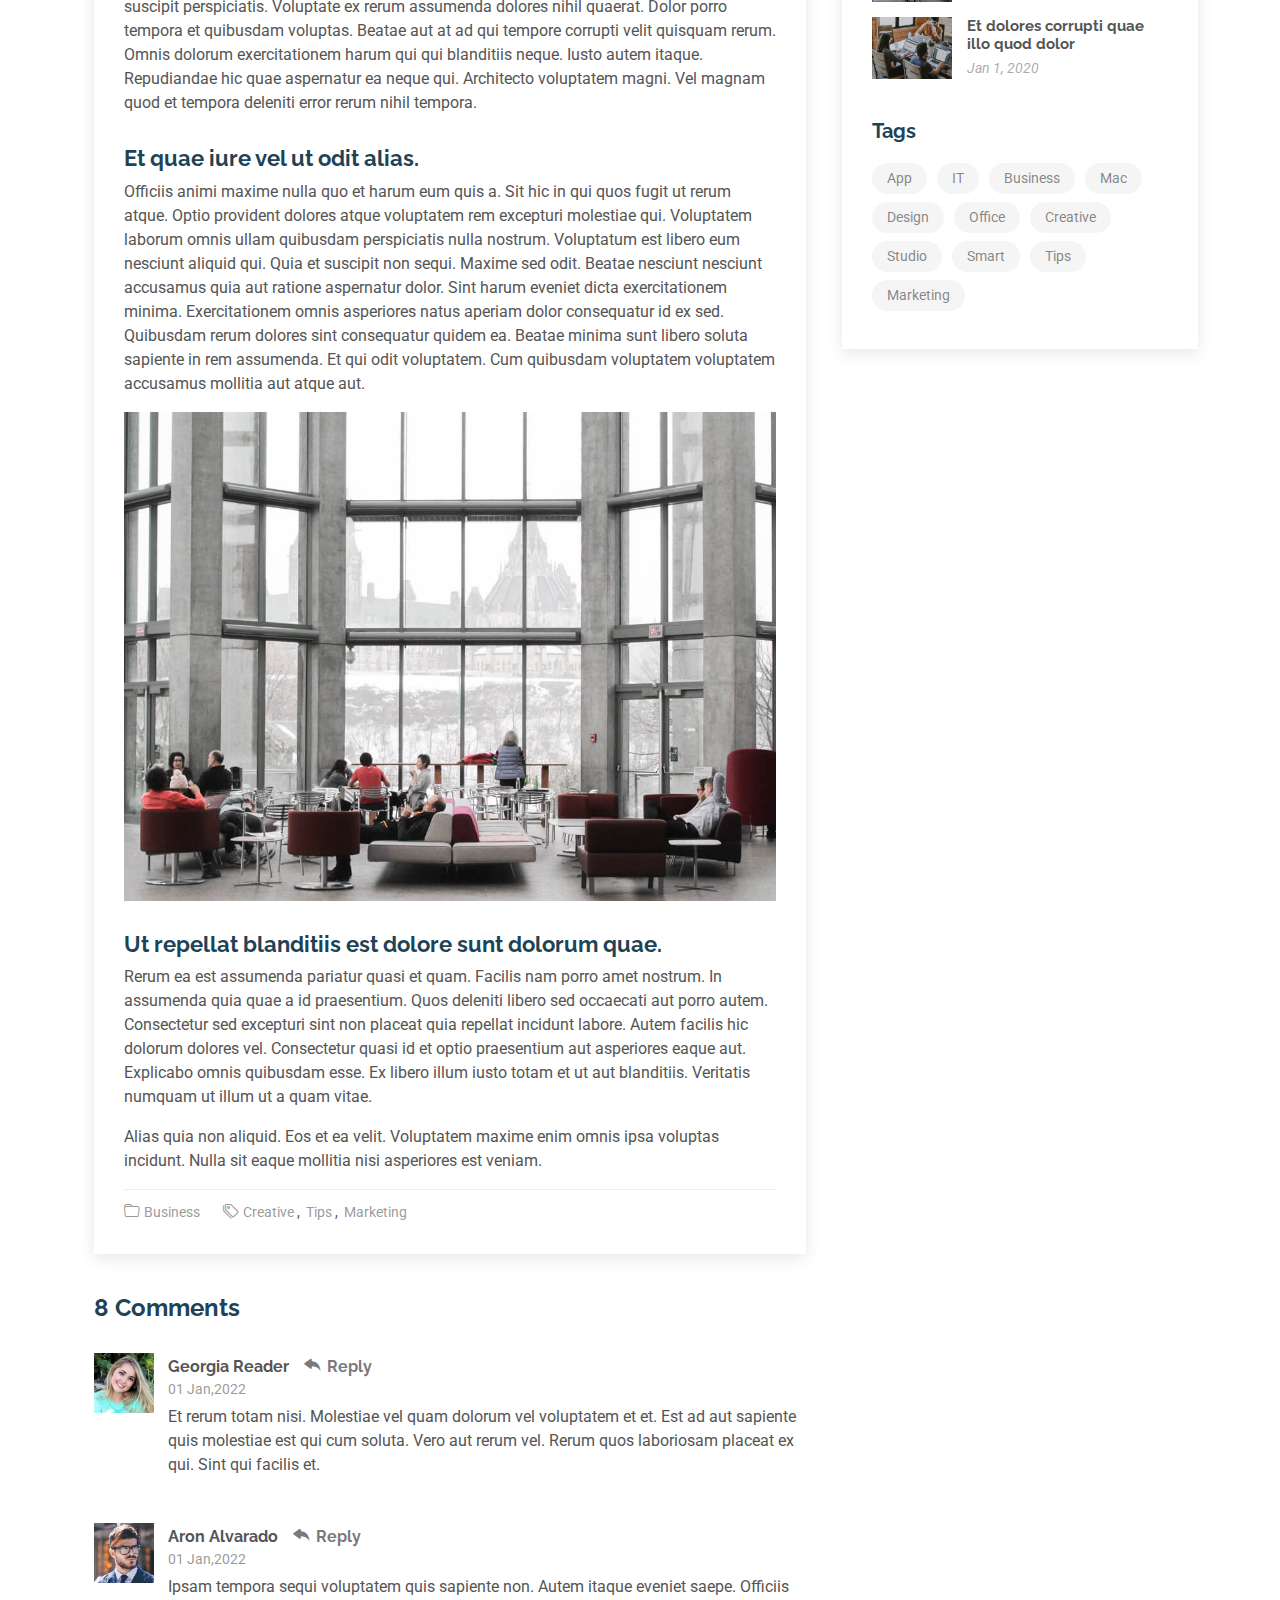
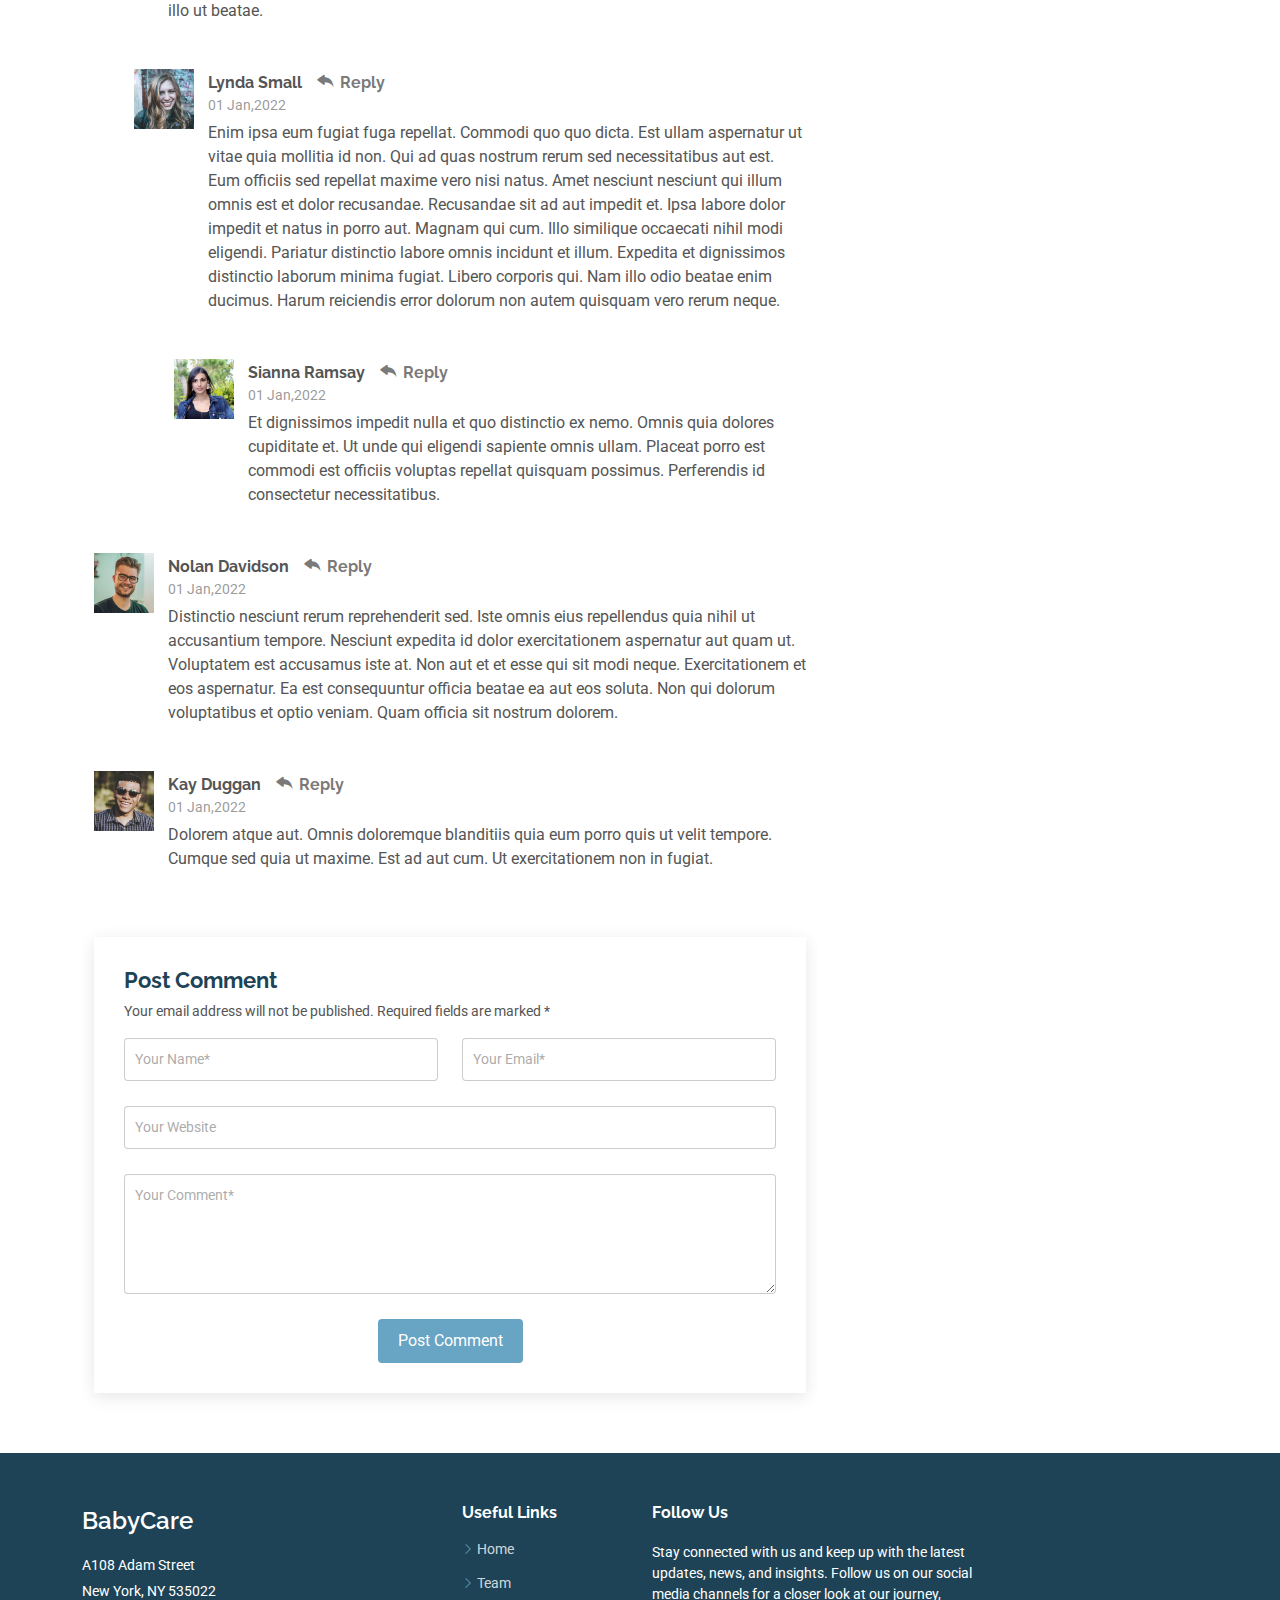
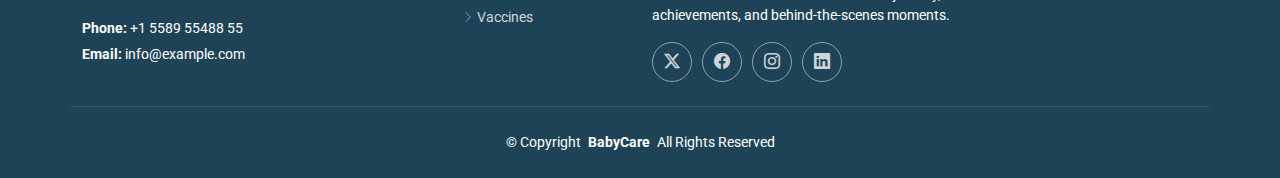
<file: vaccine-details.html>
<!DOCTYPE html>
<html lang="en">

<head>
  <meta charset="utf-8">
  <meta content="width=device-width, initial-scale=1.0" name="viewport">
  <title>Blog Details - Moderna Bootstrap Template</title>
  <meta name="description" content="">
  <meta name="keywords" content="">

  <!-- Favicons -->
  <link href="assets/img/favicon.png" rel="icon">
  <link href="assets/img/apple-touch-icon.png" rel="apple-touch-icon">

  <!-- Fonts -->
  <link href="https://fonts.googleapis.com" rel="preconnect">
  <link href="https://fonts.gstatic.com" rel="preconnect" crossorigin>
  <link href="https://fonts.googleapis.com/css2?family=Roboto:ital,wght@0,100;0,300;0,400;0,500;0,700;0,900;1,100;1,300;1,400;1,500;1,700;1,900&family=Poppins:ital,wght@0,100;0,200;0,300;0,400;0,500;0,600;0,700;0,800;0,900;1,100;1,200;1,300;1,400;1,500;1,600;1,700;1,800;1,900&family=Raleway:ital,wght@0,100;0,200;0,300;0,400;0,500;0,600;0,700;0,800;0,900;1,100;1,200;1,300;1,400;1,500;1,600;1,700;1,800;1,900&display=swap" rel="stylesheet">

  <!-- Vendor CSS Files -->
  <link href="assets/vendor/bootstrap/css/bootstrap.min.css" rel="stylesheet">
  <link href="assets/vendor/bootstrap-icons/bootstrap-icons.css" rel="stylesheet">
  <link href="assets/vendor/aos/aos.css" rel="stylesheet">
  <link href="assets/vendor/glightbox/css/glightbox.min.css" rel="stylesheet">
  <link href="assets/vendor/swiper/swiper-bundle.min.css" rel="stylesheet">

  <!-- Main CSS File -->
  <link href="assets/css/main.css" rel="stylesheet">
</head>

<body class="blog-details-page">

  <header id="header" class="header d-flex align-items-center fixed-top">
    <div class="container-fluid container-xl position-relative d-flex align-items-center justify-content-between">

      <a href="index.html" class="logo d-flex align-items-center">
        <img src="assets/img/logo.png" alt="" style="border-radius: 50%;">
        <h1 class="sitename">BabyCare</h1>
      </a>

      <nav id="navmenu" class="navmenu">
        <ul>
          <li><a href="index.html">Home</a></li>
          <li><a href="team.html">Team</a></li>
          <li><a href="vaccines.html" class="active">Vaccines</a></li>
          <li><a href="contact.html">Contact</a></li>
          <li><a href="register.php"><u>Get Started</u></a></li>
        </ul>
        <i class="mobile-nav-toggle d-xl-none bi bi-list"></i>
      </nav>

    </div>
  </header>

  <main class="main">

    <!-- Page Title -->
    <div class="page-title dark-background">
      <div class="container position-relative">
        <h1>Blog Details</h1>
        <p>Esse dolorum voluptatum ullam est sint nemo et est ipsa porro placeat quibusdam quia assumenda numquam molestias.</p>
        <nav class="breadcrumbs">
          <ol>
            <li><a href="index.html">Home</a></li>
            <li class="current">Blog Details</li>
          </ol>
        </nav>
      </div>
    </div><!-- End Page Title -->

    <div class="container">
      <div class="row">

        <div class="col-lg-8">

          <!-- Blog Details Section -->
          <section id="blog-details" class="blog-details section">
            <div class="container">

              <article class="article">

                <div class="post-img">
                  <img src="assets/img/blog/blog-1.jpg" alt="" class="img-fluid">
                </div>

                <h2 class="title">Dolorum optio tempore voluptas dignissimos cumque fuga qui quibusdam quia</h2>

                <div class="meta-top">
                  <ul>
                    <li class="d-flex align-items-center"><i class="bi bi-person"></i> <a href="blog-details.html">John Doe</a></li>
                    <li class="d-flex align-items-center"><i class="bi bi-clock"></i> <a href="blog-details.html"><time datetime="2020-01-01">Jan 1, 2022</time></a></li>
                    <li class="d-flex align-items-center"><i class="bi bi-chat-dots"></i> <a href="blog-details.html">12 Comments</a></li>
                  </ul>
                </div><!-- End meta top -->

                <div class="content">
                  <p>
                    Similique neque nam consequuntur ad non maxime aliquam quas. Quibusdam animi praesentium. Aliquam et laboriosam eius aut nostrum quidem aliquid dicta.
                    Et eveniet enim. Qui velit est ea dolorem doloremque deleniti aperiam unde soluta. Est cum et quod quos aut ut et sit sunt. Voluptate porro consequatur assumenda perferendis dolore.
                  </p>

                  <p>
                    Sit repellat hic cupiditate hic ut nemo. Quis nihil sunt non reiciendis. Sequi in accusamus harum vel aspernatur. Excepturi numquam nihil cumque odio. Et voluptate cupiditate.
                  </p>

                  <blockquote>
                    <p>
                      Et vero doloremque tempore voluptatem ratione vel aut. Deleniti sunt animi aut. Aut eos aliquam doloribus minus autem quos.
                    </p>
                  </blockquote>

                  <p>
                    Sed quo laboriosam qui architecto. Occaecati repellendus omnis dicta inventore tempore provident voluptas mollitia aliquid. Id repellendus quia. Asperiores nihil magni dicta est suscipit perspiciatis. Voluptate ex rerum assumenda dolores nihil quaerat.
                    Dolor porro tempora et quibusdam voluptas. Beatae aut at ad qui tempore corrupti velit quisquam rerum. Omnis dolorum exercitationem harum qui qui blanditiis neque.
                    Iusto autem itaque. Repudiandae hic quae aspernatur ea neque qui. Architecto voluptatem magni. Vel magnam quod et tempora deleniti error rerum nihil tempora.
                  </p>

                  <h3>Et quae iure vel ut odit alias.</h3>
                  <p>
                    Officiis animi maxime nulla quo et harum eum quis a. Sit hic in qui quos fugit ut rerum atque. Optio provident dolores atque voluptatem rem excepturi molestiae qui. Voluptatem laborum omnis ullam quibusdam perspiciatis nulla nostrum. Voluptatum est libero eum nesciunt aliquid qui.
                    Quia et suscipit non sequi. Maxime sed odit. Beatae nesciunt nesciunt accusamus quia aut ratione aspernatur dolor. Sint harum eveniet dicta exercitationem minima. Exercitationem omnis asperiores natus aperiam dolor consequatur id ex sed. Quibusdam rerum dolores sint consequatur quidem ea.
                    Beatae minima sunt libero soluta sapiente in rem assumenda. Et qui odit voluptatem. Cum quibusdam voluptatem voluptatem accusamus mollitia aut atque aut.
                  </p>
                  <img src="assets/img/blog/blog-inside-post.jpg" class="img-fluid" alt="">

                  <h3>Ut repellat blanditiis est dolore sunt dolorum quae.</h3>
                  <p>
                    Rerum ea est assumenda pariatur quasi et quam. Facilis nam porro amet nostrum. In assumenda quia quae a id praesentium. Quos deleniti libero sed occaecati aut porro autem. Consectetur sed excepturi sint non placeat quia repellat incidunt labore. Autem facilis hic dolorum dolores vel.
                    Consectetur quasi id et optio praesentium aut asperiores eaque aut. Explicabo omnis quibusdam esse. Ex libero illum iusto totam et ut aut blanditiis. Veritatis numquam ut illum ut a quam vitae.
                  </p>
                  <p>
                    Alias quia non aliquid. Eos et ea velit. Voluptatem maxime enim omnis ipsa voluptas incidunt. Nulla sit eaque mollitia nisi asperiores est veniam.
                  </p>

                </div><!-- End post content -->

                <div class="meta-bottom">
                  <i class="bi bi-folder"></i>
                  <ul class="cats">
                    <li><a href="#">Business</a></li>
                  </ul>

                  <i class="bi bi-tags"></i>
                  <ul class="tags">
                    <li><a href="#">Creative</a></li>
                    <li><a href="#">Tips</a></li>
                    <li><a href="#">Marketing</a></li>
                  </ul>
                </div><!-- End meta bottom -->

              </article>

            </div>
          </section><!-- /Blog Details Section -->

          <!-- Blog Comments Section -->
          <section id="blog-comments" class="blog-comments section">

            <div class="container">

              <h4 class="comments-count">8 Comments</h4>

              <div id="comment-1" class="comment">
                <div class="d-flex">
                  <div class="comment-img"><img src="assets/img/blog/comments-1.jpg" alt=""></div>
                  <div>
                    <h5><a href="">Georgia Reader</a> <a href="#" class="reply"><i class="bi bi-reply-fill"></i> Reply</a></h5>
                    <time datetime="2020-01-01">01 Jan,2022</time>
                    <p>
                      Et rerum totam nisi. Molestiae vel quam dolorum vel voluptatem et et. Est ad aut sapiente quis molestiae est qui cum soluta.
                      Vero aut rerum vel. Rerum quos laboriosam placeat ex qui. Sint qui facilis et.
                    </p>
                  </div>
                </div>
              </div><!-- End comment #1 -->

              <div id="comment-2" class="comment">
                <div class="d-flex">
                  <div class="comment-img"><img src="assets/img/blog/comments-2.jpg" alt=""></div>
                  <div>
                    <h5><a href="">Aron Alvarado</a> <a href="#" class="reply"><i class="bi bi-reply-fill"></i> Reply</a></h5>
                    <time datetime="2020-01-01">01 Jan,2022</time>
                    <p>
                      Ipsam tempora sequi voluptatem quis sapiente non. Autem itaque eveniet saepe. Officiis illo ut beatae.
                    </p>
                  </div>
                </div>

                <div id="comment-reply-1" class="comment comment-reply">
                  <div class="d-flex">
                    <div class="comment-img"><img src="assets/img/blog/comments-3.jpg" alt=""></div>
                    <div>
                      <h5><a href="">Lynda Small</a> <a href="#" class="reply"><i class="bi bi-reply-fill"></i> Reply</a></h5>
                      <time datetime="2020-01-01">01 Jan,2022</time>
                      <p>
                        Enim ipsa eum fugiat fuga repellat. Commodi quo quo dicta. Est ullam aspernatur ut vitae quia mollitia id non. Qui ad quas nostrum rerum sed necessitatibus aut est. Eum officiis sed repellat maxime vero nisi natus. Amet nesciunt nesciunt qui illum omnis est et dolor recusandae.

                        Recusandae sit ad aut impedit et. Ipsa labore dolor impedit et natus in porro aut. Magnam qui cum. Illo similique occaecati nihil modi eligendi. Pariatur distinctio labore omnis incidunt et illum. Expedita et dignissimos distinctio laborum minima fugiat.

                        Libero corporis qui. Nam illo odio beatae enim ducimus. Harum reiciendis error dolorum non autem quisquam vero rerum neque.
                      </p>
                    </div>
                  </div>

                  <div id="comment-reply-2" class="comment comment-reply">
                    <div class="d-flex">
                      <div class="comment-img"><img src="assets/img/blog/comments-4.jpg" alt=""></div>
                      <div>
                        <h5><a href="">Sianna Ramsay</a> <a href="#" class="reply"><i class="bi bi-reply-fill"></i> Reply</a></h5>
                        <time datetime="2020-01-01">01 Jan,2022</time>
                        <p>
                          Et dignissimos impedit nulla et quo distinctio ex nemo. Omnis quia dolores cupiditate et. Ut unde qui eligendi sapiente omnis ullam. Placeat porro est commodi est officiis voluptas repellat quisquam possimus. Perferendis id consectetur necessitatibus.
                        </p>
                      </div>
                    </div>

                  </div><!-- End comment reply #2-->

                </div><!-- End comment reply #1-->

              </div><!-- End comment #2-->

              <div id="comment-3" class="comment">
                <div class="d-flex">
                  <div class="comment-img"><img src="assets/img/blog/comments-5.jpg" alt=""></div>
                  <div>
                    <h5><a href="">Nolan Davidson</a> <a href="#" class="reply"><i class="bi bi-reply-fill"></i> Reply</a></h5>
                    <time datetime="2020-01-01">01 Jan,2022</time>
                    <p>
                      Distinctio nesciunt rerum reprehenderit sed. Iste omnis eius repellendus quia nihil ut accusantium tempore. Nesciunt expedita id dolor exercitationem aspernatur aut quam ut. Voluptatem est accusamus iste at.
                      Non aut et et esse qui sit modi neque. Exercitationem et eos aspernatur. Ea est consequuntur officia beatae ea aut eos soluta. Non qui dolorum voluptatibus et optio veniam. Quam officia sit nostrum dolorem.
                    </p>
                  </div>
                </div>

              </div><!-- End comment #3 -->

              <div id="comment-4" class="comment">
                <div class="d-flex">
                  <div class="comment-img"><img src="assets/img/blog/comments-6.jpg" alt=""></div>
                  <div>
                    <h5><a href="">Kay Duggan</a> <a href="#" class="reply"><i class="bi bi-reply-fill"></i> Reply</a></h5>
                    <time datetime="2020-01-01">01 Jan,2022</time>
                    <p>
                      Dolorem atque aut. Omnis doloremque blanditiis quia eum porro quis ut velit tempore. Cumque sed quia ut maxime. Est ad aut cum. Ut exercitationem non in fugiat.
                    </p>
                  </div>
                </div>

              </div><!-- End comment #4 -->

            </div>

          </section><!-- /Blog Comments Section -->

          <!-- Comment Form Section -->
          <section id="comment-form" class="comment-form section">
            <div class="container">

              <form action="">

                <h4>Post Comment</h4>
                <p>Your email address will not be published. Required fields are marked * </p>
                <div class="row">
                  <div class="col-md-6 form-group">
                    <input name="name" type="text" class="form-control" placeholder="Your Name*">
                  </div>
                  <div class="col-md-6 form-group">
                    <input name="email" type="text" class="form-control" placeholder="Your Email*">
                  </div>
                </div>
                <div class="row">
                  <div class="col form-group">
                    <input name="website" type="text" class="form-control" placeholder="Your Website">
                  </div>
                </div>
                <div class="row">
                  <div class="col form-group">
                    <textarea name="comment" class="form-control" placeholder="Your Comment*"></textarea>
                  </div>
                </div>

                <div class="text-center">
                  <button type="submit" class="btn btn-primary">Post Comment</button>
                </div>

              </form>

            </div>
          </section><!-- /Comment Form Section -->

        </div>

        <div class="col-lg-4 sidebar">

          <div class="widgets-container">

            <!-- Blog Author Widget -->
            <div class="blog-author-widget widget-item">

              <div class="d-flex flex-column align-items-center">
                <img src="assets/img/blog/blog-author.jpg" class="rounded-circle flex-shrink-0" alt="">
                <h4>Jane Smith</h4>
                <div class="social-links">
                  <a href="https://x.com/#"><i class="bi bi-twitter-x"></i></a>
                  <a href="https://facebook.com/#"><i class="bi bi-facebook"></i></a>
                  <a href="https://instagram.com/#"><i class="biu bi-instagram"></i></a>
                  <a href="https://instagram.com/#"><i class="biu bi-linkedin"></i></a>
                </div>

                <p>
                  Itaque quidem optio quia voluptatibus dolorem dolor. Modi eum sed possimus accusantium. Quas repellat voluptatem officia numquam sint aspernatur voluptas. Esse et accusantium ut unde voluptas.
                </p>

              </div>
            </div><!--/Blog Author Widget -->

            <!-- Search Widget -->
            <div class="search-widget widget-item">

              <h3 class="widget-title">Search</h3>
              <form action="">
                <input type="text">
                <button type="submit" title="Search"><i class="bi bi-search"></i></button>
              </form>

            </div><!--/Search Widget -->

            <!-- Categories Widget -->
            <div class="categories-widget widget-item">

              <h3 class="widget-title">Categories</h3>
              <ul class="mt-3">
                <li><a href="#">General <span>(25)</span></a></li>
                <li><a href="#">Lifestyle <span>(12)</span></a></li>
                <li><a href="#">Travel <span>(5)</span></a></li>
                <li><a href="#">Design <span>(22)</span></a></li>
                <li><a href="#">Creative <span>(8)</span></a></li>
                <li><a href="#">Educaion <span>(14)</span></a></li>
              </ul>

            </div><!--/Categories Widget -->

            <!-- Recent Posts Widget -->
            <div class="recent-posts-widget widget-item">

              <h3 class="widget-title">Recent Posts</h3>

              <div class="post-item">
                <img src="assets/img/blog/blog-recent-1.jpg" alt="" class="flex-shrink-0">
                <div>
                  <h4><a href="blog-details.html">Nihil blanditiis at in nihil autem</a></h4>
                  <time datetime="2020-01-01">Jan 1, 2020</time>
                </div>
              </div><!-- End recent post item-->

              <div class="post-item">
                <img src="assets/img/blog/blog-recent-2.jpg" alt="" class="flex-shrink-0">
                <div>
                  <h4><a href="blog-details.html">Quidem autem et impedit</a></h4>
                  <time datetime="2020-01-01">Jan 1, 2020</time>
                </div>
              </div><!-- End recent post item-->

              <div class="post-item">
                <img src="assets/img/blog/blog-recent-3.jpg" alt="" class="flex-shrink-0">
                <div>
                  <h4><a href="blog-details.html">Id quia et et ut maxime similique occaecati ut</a></h4>
                  <time datetime="2020-01-01">Jan 1, 2020</time>
                </div>
              </div><!-- End recent post item-->

              <div class="post-item">
                <img src="assets/img/blog/blog-recent-4.jpg" alt="" class="flex-shrink-0">
                <div>
                  <h4><a href="blog-details.html">Laborum corporis quo dara net para</a></h4>
                  <time datetime="2020-01-01">Jan 1, 2020</time>
                </div>
              </div><!-- End recent post item-->

              <div class="post-item">
                <img src="assets/img/blog/blog-recent-5.jpg" alt="" class="flex-shrink-0">
                <div>
                  <h4><a href="blog-details.html">Et dolores corrupti quae illo quod dolor</a></h4>
                  <time datetime="2020-01-01">Jan 1, 2020</time>
                </div>
              </div><!-- End recent post item-->

            </div><!--/Recent Posts Widget -->

            <!-- Tags Widget -->
            <div class="tags-widget widget-item">

              <h3 class="widget-title">Tags</h3>
              <ul>
                <li><a href="#">App</a></li>
                <li><a href="#">IT</a></li>
                <li><a href="#">Business</a></li>
                <li><a href="#">Mac</a></li>
                <li><a href="#">Design</a></li>
                <li><a href="#">Office</a></li>
                <li><a href="#">Creative</a></li>
                <li><a href="#">Studio</a></li>
                <li><a href="#">Smart</a></li>
                <li><a href="#">Tips</a></li>
                <li><a href="#">Marketing</a></li>
              </ul>

            </div><!--/Tags Widget -->

          </div>

        </div>

      </div>
    </div>

  </main>

  <footer id="footer" class="footer dark-background">
    <div class="container footer-top">
      <div class="row gy-4">
        <div class="col-lg-4 col-md-6 footer-about">
          <a href="index.html" class="d-flex align-items-center">
            <span class="sitename">BabyCare</span>
          </a>
          <div class="footer-contact pt-3">
            <p>A108 Adam Street</p>
            <p>New York, NY 535022</p>
            <p class="mt-3"><strong>Phone:</strong> <span>+1 5589 55488 55</span></p>
            <p><strong>Email:</strong> <span>info@example.com</span></p>
          </div>
        </div>

        <div class="col-lg-2 col-md-3 footer-links">
          <h4>Useful Links</h4>
          <ul>
            <li><i class="bi bi-chevron-right"></i> <a href="index.html">Home</a></li>
            <li><i class="bi bi-chevron-right"></i> <a href="team.html">Team</a></li>
            <li><i class="bi bi-chevron-right"></i> <a href="vaccines.html">Vaccines</a></li>
          </ul>
        </div>

        <div class="col-lg-4 col-md-12">
          <h4>Follow Us</h4>
          <p>Stay connected with us and keep up with the latest updates, news, and insights. Follow us on our social media channels for a closer look at our journey, achievements, and behind-the-scenes moments.</p>
          <div class="social-links d-flex">
            <a href=""><i class="bi bi-twitter-x"></i></a>
            <a href=""><i class="bi bi-facebook"></i></a>
            <a href=""><i class="bi bi-instagram"></i></a>
            <a href=""><i class="bi bi-linkedin"></i></a>
          </div>
        </div>

      </div>
    </div>

    <div class="container copyright text-center mt-4">
      <p>© <span>Copyright</span> <strong class="px-1 sitename">BabyCare</strong> <span>All Rights Reserved</span></p>
    </div>

  </footer>

  <!-- Scroll Top -->
  <a href="#" id="scroll-top" class="scroll-top d-flex align-items-center justify-content-center"><i class="bi bi-arrow-up-short"></i></a>

  <!-- Preloader -->
  <div id="preloader"></div>

  <!-- Vendor JS Files -->
  <script src="assets/vendor/bootstrap/js/bootstrap.bundle.min.js"></script>
  <script src="assets/vendor/php-email-form/validate.js"></script>
  <script src="assets/vendor/aos/aos.js"></script>
  <script src="assets/vendor/glightbox/js/glightbox.min.js"></script>
  <script src="assets/vendor/purecounter/purecounter_vanilla.js"></script>
  <script src="assets/vendor/swiper/swiper-bundle.min.js"></script>
  <script src="assets/vendor/waypoints/noframework.waypoints.js"></script>
  <script src="assets/vendor/imagesloaded/imagesloaded.pkgd.min.js"></script>
  <script src="assets/vendor/isotope-layout/isotope.pkgd.min.js"></script>

  <!-- Main JS File -->
  <script src="assets/js/main.js"></script>

</body>

</html>
</file>
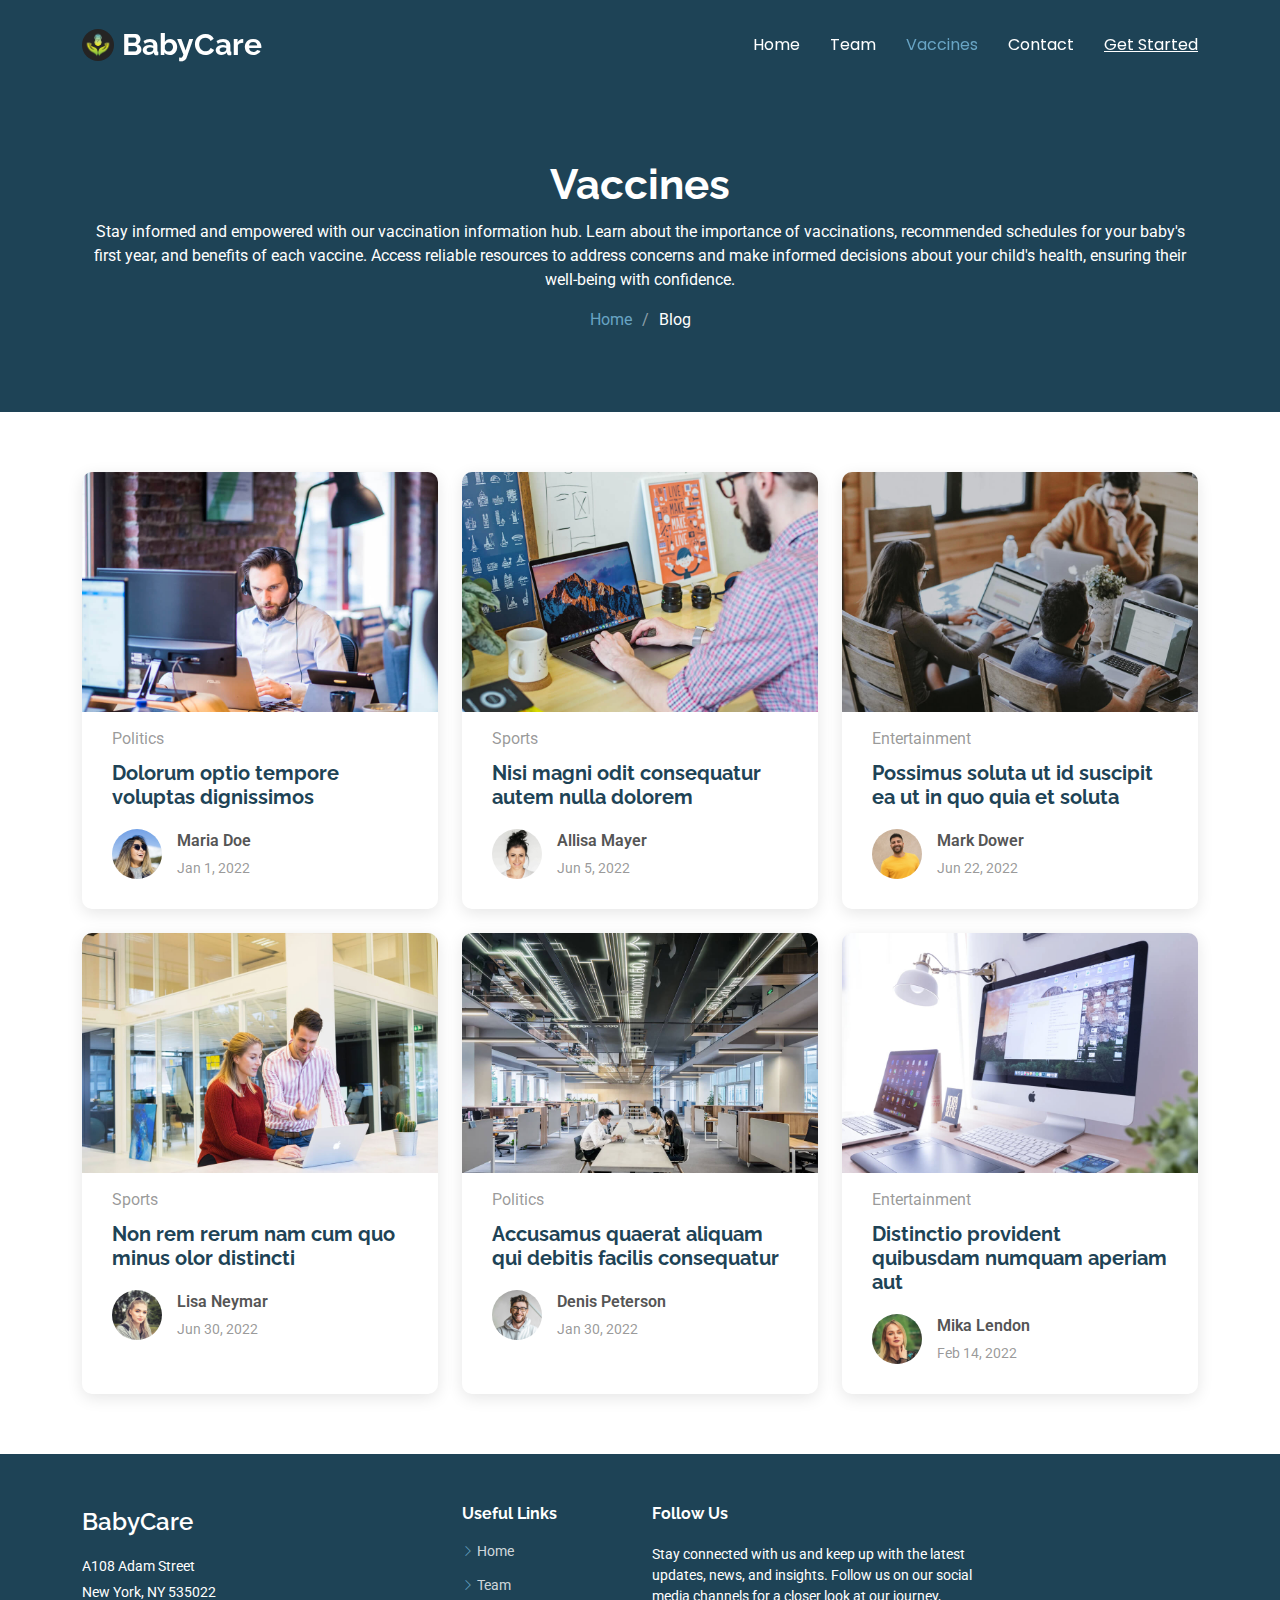
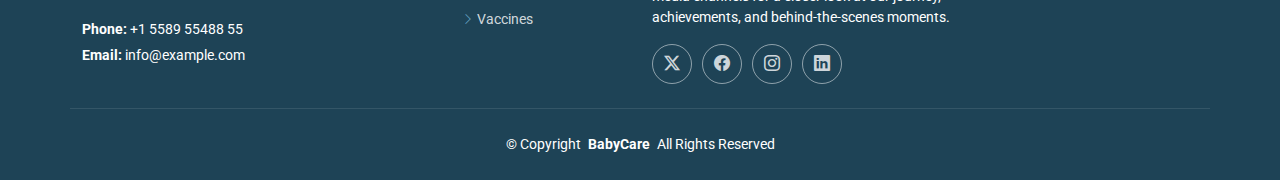
<file: vaccines.html>
<!DOCTYPE html>
<html lang="en">

<head>
  <meta charset="utf-8">
  <meta content="width=device-width, initial-scale=1.0" name="viewport">
  <title>Blog - Moderna Bootstrap Template</title>
  <meta name="description" content="">
  <meta name="keywords" content="">

  <!-- Favicons -->
  <link href="assets/img/favicon.png" rel="icon">
  <link href="assets/img/apple-touch-icon.png" rel="apple-touch-icon">

  <!-- Fonts -->
  <link href="https://fonts.googleapis.com" rel="preconnect">
  <link href="https://fonts.gstatic.com" rel="preconnect" crossorigin>
  <link href="https://fonts.googleapis.com/css2?family=Roboto:ital,wght@0,100;0,300;0,400;0,500;0,700;0,900;1,100;1,300;1,400;1,500;1,700;1,900&family=Poppins:ital,wght@0,100;0,200;0,300;0,400;0,500;0,600;0,700;0,800;0,900;1,100;1,200;1,300;1,400;1,500;1,600;1,700;1,800;1,900&family=Raleway:ital,wght@0,100;0,200;0,300;0,400;0,500;0,600;0,700;0,800;0,900;1,100;1,200;1,300;1,400;1,500;1,600;1,700;1,800;1,900&display=swap" rel="stylesheet">

  <!-- Vendor CSS Files -->
  <link href="assets/vendor/bootstrap/css/bootstrap.min.css" rel="stylesheet">
  <link href="assets/vendor/bootstrap-icons/bootstrap-icons.css" rel="stylesheet">
  <link href="assets/vendor/aos/aos.css" rel="stylesheet">
  <link href="assets/vendor/glightbox/css/glightbox.min.css" rel="stylesheet">
  <link href="assets/vendor/swiper/swiper-bundle.min.css" rel="stylesheet">

  <!-- Main CSS File -->
  <link href="assets/css/main.css" rel="stylesheet">
</head>

<body class="blog-page">

  <header id="header" class="header d-flex align-items-center fixed-top">
    <div class="container-fluid container-xl position-relative d-flex align-items-center justify-content-between">

      <a href="index.html" class="logo d-flex align-items-center">
        <img src="assets/img/logo.png" alt="" style="border-radius: 50%;">
        <h1 class="sitename">BabyCare</h1>
      </a>

      
      <nav id="navmenu" class="navmenu">
        <ul>
          <li><a href="index.html">Home</a></li>
          <li><a href="team.html">Team</a></li>
          <li><a href="vaccines.html" class="active">Vaccines</a></li>
          <li><a href="contact.html">Contact</a></li>
          <li><a href="register.php"><u>Get Started</u></a></li>
        </ul>
        <i class="mobile-nav-toggle d-xl-none bi bi-list"></i>
      </nav>

    </div>
  </header>

  <main class="main">

    <!-- Page Title -->
    <div class="page-title dark-background">
      <div class="container position-relative">
        <h1>Vaccines</h1>
        <p>Stay informed and empowered with our vaccination information hub. Learn about the importance of vaccinations, recommended schedules for your baby's first year, and benefits of each vaccine. Access reliable resources to address concerns and make informed decisions about your child's health, ensuring their well-being with confidence.</p>
        <nav class="breadcrumbs">
          <ol>
            <li><a href="index.html">Home</a></li>
            <li class="current">Blog</li>
          </ol>
        </nav>
      </div>
    </div><!-- End Page Title -->

    <!-- Blog Posts Section -->
    <section id="blog-posts" class="blog-posts section">

      <div class="container">
        <div class="row gy-4">

          <div class="col-lg-4">
            <article>

              <div class="post-img">
                <img src="assets/img/blog/blog-1.jpg" alt="" class="img-fluid">
              </div>

              <p class="post-category">Politics</p>

              <h2 class="title">
                <a href="vaccine-details.html">Dolorum optio tempore voluptas dignissimos</a>
              </h2>

              <div class="d-flex align-items-center">
                <img src="assets/img/blog/blog-author.jpg" alt="" class="img-fluid post-author-img flex-shrink-0">
                <div class="post-meta">
                  <p class="post-author">Maria Doe</p>
                  <p class="post-date">
                    <time datetime="2022-01-01">Jan 1, 2022</time>
                  </p>
                </div>
              </div>

            </article>
          </div><!-- End post list item -->

          <div class="col-lg-4">
            <article>

              <div class="post-img">
                <img src="assets/img/blog/blog-2.jpg" alt="" class="img-fluid">
              </div>

              <p class="post-category">Sports</p>

              <h2 class="title">
                <a href="vaccine-details.html">Nisi magni odit consequatur autem nulla dolorem</a>
              </h2>

              <div class="d-flex align-items-center">
                <img src="assets/img/blog/blog-author-2.jpg" alt="" class="img-fluid post-author-img flex-shrink-0">
                <div class="post-meta">
                  <p class="post-author">Allisa Mayer</p>
                  <p class="post-date">
                    <time datetime="2022-01-01">Jun 5, 2022</time>
                  </p>
                </div>
              </div>

            </article>
          </div><!-- End post list item -->

          <div class="col-lg-4">
            <article>

              <div class="post-img">
                <img src="assets/img/blog/blog-3.jpg" alt="" class="img-fluid">
              </div>

              <p class="post-category">Entertainment</p>

              <h2 class="title">
                <a href="vaccine-details.html">Possimus soluta ut id suscipit ea ut in quo quia et soluta</a>
              </h2>

              <div class="d-flex align-items-center">
                <img src="assets/img/blog/blog-author-3.jpg" alt="" class="img-fluid post-author-img flex-shrink-0">
                <div class="post-meta">
                  <p class="post-author">Mark Dower</p>
                  <p class="post-date">
                    <time datetime="2022-01-01">Jun 22, 2022</time>
                  </p>
                </div>
              </div>

            </article>
          </div><!-- End post list item -->

          <div class="col-lg-4">
            <article>

              <div class="post-img">
                <img src="assets/img/blog/blog-4.jpg" alt="" class="img-fluid">
              </div>

              <p class="post-category">Sports</p>

              <h2 class="title">
                <a href="blog-details.html">Non rem rerum nam cum quo minus olor distincti</a>
              </h2>

              <div class="d-flex align-items-center">
                <img src="assets/img/blog/blog-author-4.jpg" alt="" class="img-fluid post-author-img flex-shrink-0">
                <div class="post-meta">
                  <p class="post-author">Lisa Neymar</p>
                  <p class="post-date">
                    <time datetime="2022-01-01">Jun 30, 2022</time>
                  </p>
                </div>
              </div>

            </article>
          </div><!-- End post list item -->

          <div class="col-lg-4">
            <article>

              <div class="post-img">
                <img src="assets/img/blog/blog-5.jpg" alt="" class="img-fluid">
              </div>

              <p class="post-category">Politics</p>

              <h2 class="title">
                <a href="vaccine-details.html">Accusamus quaerat aliquam qui debitis facilis consequatur</a>
              </h2>

              <div class="d-flex align-items-center">
                <img src="assets/img/blog/blog-author-5.jpg" alt="" class="img-fluid post-author-img flex-shrink-0">
                <div class="post-meta">
                  <p class="post-author">Denis Peterson</p>
                  <p class="post-date">
                    <time datetime="2022-01-01">Jan 30, 2022</time>
                  </p>
                </div>
              </div>

            </article>
          </div><!-- End post list item -->

          <div class="col-lg-4">
            <article>

              <div class="post-img">
                <img src="assets/img/blog/blog-6.jpg" alt="" class="img-fluid">
              </div>

              <p class="post-category">Entertainment</p>

              <h2 class="title">
                <a href="vaccine-details.html">Distinctio provident quibusdam numquam aperiam aut</a>
              </h2>

              <div class="d-flex align-items-center">
                <img src="assets/img/blog/blog-author-6.jpg" alt="" class="img-fluid post-author-img flex-shrink-0">
                <div class="post-meta">
                  <p class="post-author">Mika Lendon</p>
                  <p class="post-date">
                    <time datetime="2022-01-01">Feb 14, 2022</time>
                  </p>
                </div>
              </div>

            </article>
          </div><!-- End post list item -->

        </div>
      </div>

    </section><!-- /Blog Posts Section -->

  </main>

  <footer id="footer" class="footer dark-background">
    <div class="container footer-top">
      <div class="row gy-4">
        <div class="col-lg-4 col-md-6 footer-about">
          <a href="index.html" class="d-flex align-items-center">
            <span class="sitename">BabyCare</span>
          </a>
          <div class="footer-contact pt-3">
            <p>A108 Adam Street</p>
            <p>New York, NY 535022</p>
            <p class="mt-3"><strong>Phone:</strong> <span>+1 5589 55488 55</span></p>
            <p><strong>Email:</strong> <span>info@example.com</span></p>
          </div>
        </div>

        <div class="col-lg-2 col-md-3 footer-links">
          <h4>Useful Links</h4>
          <ul>
            <li><i class="bi bi-chevron-right"></i> <a href="index.html">Home</a></li>
            <li><i class="bi bi-chevron-right"></i> <a href="team.html">Team</a></li>
            <li><i class="bi bi-chevron-right"></i> <a href="vaccines.html">Vaccines</a></li>
          </ul>
        </div>

        <div class="col-lg-4 col-md-12">
          <h4>Follow Us</h4>
          <p>Stay connected with us and keep up with the latest updates, news, and insights. Follow us on our social media channels for a closer look at our journey, achievements, and behind-the-scenes moments.</p>
          <div class="social-links d-flex">
            <a href=""><i class="bi bi-twitter-x"></i></a>
            <a href=""><i class="bi bi-facebook"></i></a>
            <a href=""><i class="bi bi-instagram"></i></a>
            <a href=""><i class="bi bi-linkedin"></i></a>
          </div>
        </div>

      </div>
    </div>

    <div class="container copyright text-center mt-4">
      <p>© <span>Copyright</span> <strong class="px-1 sitename">BabyCare</strong> <span>All Rights Reserved</span></p>
    </div>

  </footer>

  <!-- Scroll Top -->
  <a href="#" id="scroll-top" class="scroll-top d-flex align-items-center justify-content-center"><i class="bi bi-arrow-up-short"></i></a>

  <!-- Preloader -->
  <div id="preloader"></div>

  <!-- Vendor JS Files -->
  <script src="assets/vendor/bootstrap/js/bootstrap.bundle.min.js"></script>
  <script src="assets/vendor/php-email-form/validate.js"></script>
  <script src="assets/vendor/aos/aos.js"></script>
  <script src="assets/vendor/glightbox/js/glightbox.min.js"></script>
  <script src="assets/vendor/purecounter/purecounter_vanilla.js"></script>
  <script src="assets/vendor/swiper/swiper-bundle.min.js"></script>
  <script src="assets/vendor/waypoints/noframework.waypoints.js"></script>
  <script src="assets/vendor/imagesloaded/imagesloaded.pkgd.min.js"></script>
  <script src="assets/vendor/isotope-layout/isotope.pkgd.min.js"></script>

  <!-- Main JS File -->
  <script src="assets/js/main.js"></script>

</body>

</html>
</file>
<file: assets/css/main.css>
/* Fonts */
:root {
  --default-font: "Roboto",  system-ui, -apple-system, "Segoe UI", Roboto, "Helvetica Neue", Arial, "Noto Sans", "Liberation Sans", sans-serif, "Apple Color Emoji", "Segoe UI Emoji", "Segoe UI Symbol", "Noto Color Emoji";
  --heading-font: "Raleway",  sans-serif;
  --nav-font: "Poppins",  sans-serif;
}

/* Global Colors - The following color variables are used throughout the website. Updating them here will change the color scheme of the entire website */
:root { 
  --background-color: #ffffff; /* Background color for the entire website, including individual sections */
  --default-color: #555555; /* Default color used for the majority of the text content across the entire website */
  --heading-color: #1e4356; /* Color for headings, subheadings and title throughout the website */
  --accent-color: #68a4c4; /* Accent color that represents your brand on the website. It's used for buttons, links, and other elements that need to stand out */
  --surface-color: #ffffff; /* The surface color is used as a background of boxed elements within sections, such as cards, icon boxes, or other elements that require a visual separation from the global background. */
  --contrast-color: #ffffff; /* Contrast color for text, ensuring readability against backgrounds of accent, heading, or default colors. */
}

/* Nav Menu Colors - The following color variables are used specifically for the navigation menu. They are separate from the global colors to allow for more customization options */
:root {
  --nav-color: #ffffff;  /* The default color of the main navmenu links */
  --nav-hover-color: #68a4c4; /* Applied to main navmenu links when they are hovered over or active */
  --nav-mobile-background-color: #ffffff; /* Used as the background color for mobile navigation menu */
  --nav-dropdown-background-color: #ffffff; /* Used as the background color for dropdown items that appear when hovering over primary navigation items */
  --nav-dropdown-color: #555555; /* Used for navigation links of the dropdown items in the navigation menu. */
  --nav-dropdown-hover-color: #68a4c4; /* Similar to --nav-hover-color, this color is applied to dropdown navigation links when they are hovered over. */
}

/* Color Presets - These classes override global colors when applied to any section or element, providing reuse of the sam color scheme. */

.light-background {
  --background-color: #f4f8fb;
  --surface-color: #ffffff;
}

.dark-background {
  --background-color: #1e4356;
  --default-color: #ffffff;
  --heading-color: #ffffff;
  --surface-color: #284e62;
  --contrast-color: #ffffff;
}

/* Smooth scroll */
:root {
  scroll-behavior: smooth;
}

/*--------------------------------------------------------------
# General Styling & Shared Classes
--------------------------------------------------------------*/
body {
  color: var(--default-color);
  background-color: var(--background-color);
  font-family: var(--default-font);
}

a {
  color: var(--accent-color);
  text-decoration: none;
  transition: 0.3s;
}

a:hover {
  color: color-mix(in srgb, var(--accent-color), transparent 25%);
  text-decoration: none;
}

h1,
h2,
h3,
h4,
h5,
h6 {
  color: var(--heading-color);
  font-family: var(--heading-font);
}


/* Pulsating Play Button
------------------------------*/
.pulsating-play-btn {
  width: 94px;
  height: 94px;
  background: radial-gradient(var(--accent-color) 50%, color-mix(in srgb, var(--accent-color), transparent 75%) 52%);
  border-radius: 50%;
  display: block;
  position: relative;
  overflow: hidden;
}

.pulsating-play-btn:before {
  content: "";
  position: absolute;
  width: 120px;
  height: 120px;
  animation-delay: 0s;
  animation: pulsate-play-btn 2s;
  animation-direction: forwards;
  animation-iteration-count: infinite;
  animation-timing-function: steps;
  opacity: 1;
  border-radius: 50%;
  border: 5px solid color-mix(in srgb, var(--accent-color), transparent 30%);
  top: -15%;
  left: -15%;
  background: rgba(198, 16, 0, 0);
}

.pulsating-play-btn:after {
  content: "";
  position: absolute;
  left: 50%;
  top: 50%;
  transform: translateX(-40%) translateY(-50%);
  width: 0;
  height: 0;
  border-top: 10px solid transparent;
  border-bottom: 10px solid transparent;
  border-left: 15px solid #fff;
  z-index: 100;
  transition: all 400ms cubic-bezier(0.55, 0.055, 0.675, 0.19);
}

.pulsating-play-btn:hover:before {
  content: "";
  position: absolute;
  left: 50%;
  top: 50%;
  transform: translateX(-40%) translateY(-50%);
  width: 0;
  height: 0;
  border: none;
  border-top: 10px solid transparent;
  border-bottom: 10px solid transparent;
  border-left: 15px solid #fff;
  z-index: 200;
  animation: none;
  border-radius: 0;
}

.pulsating-play-btn:hover:after {
  border-left: 15px solid var(--accent-color);
  transform: scale(20);
}

@keyframes pulsate-play-btn {
  0% {
    transform: scale(0.6, 0.6);
    opacity: 1;
  }

  100% {
    transform: scale(1, 1);
    opacity: 0;
  }
}

/*--------------------------------------------------------------
# Global Header
--------------------------------------------------------------*/
.header {
  --background-color: rgba(255, 255, 255, 0);
  --default-color: #ffffff;
  --heading-color: #ffffff;
  color: var(--default-color);
  background-color: var(--background-color);
  padding: 15px 0;
  transition: all 0.5s;
  z-index: 997;
}

.header .logo {
  line-height: 1;
}

.header .logo img {
  max-height: 32px;
  margin-right: 8px;
}

.header .logo h1 {
  font-size: 30px;
  margin: 0;
  font-weight: 700;
  color: var(--heading-color);
}

/* Global Header on Scroll
------------------------------*/
.scrolled .header {
  --background-color: #1e4356;
}

/*--------------------------------------------------------------
# Navigation Menu
--------------------------------------------------------------*/
/* Navmenu - Desktop */
@media (min-width: 1200px) {
  .navmenu {
    padding: 0;
  }

  .navmenu ul {
    margin: 0;
    padding: 0;
    display: flex;
    list-style: none;
    align-items: center;
  }

  .navmenu li {
    position: relative;
  }

  .navmenu a,
  .navmenu a:focus {
    color: var(--nav-color);
    padding: 18px 15px;
    font-size: 16px;
    font-family: var(--nav-font);
    font-weight: 400;
    display: flex;
    align-items: center;
    justify-content: space-between;
    white-space: nowrap;
    transition: 0.3s;
  }

  .navmenu a i,
  .navmenu a:focus i {
    font-size: 12px;
    line-height: 0;
    margin-left: 5px;
    transition: 0.3s;
  }

  .navmenu li:last-child a {
    padding-right: 0;
  }

  .navmenu li:hover>a,
  .navmenu .active,
  .navmenu .active:focus {
    color: var(--nav-hover-color);
  }

  .navmenu .dropdown ul {
    margin: 0;
    padding: 10px 0;
    background: var(--nav-dropdown-background-color);
    display: block;
    position: absolute;
    visibility: hidden;
    left: 14px;
    top: 130%;
    opacity: 0;
    transition: 0.3s;
    border-radius: 4px;
    z-index: 99;
    box-shadow: 0px 0px 30px rgba(0, 0, 0, 0.1);
  }

  .navmenu .dropdown ul li {
    min-width: 200px;
  }

  .navmenu .dropdown ul a {
    padding: 10px 20px;
    font-size: 15px;
    text-transform: none;
    color: var(--nav-dropdown-color);
  }

  .navmenu .dropdown ul a i {
    font-size: 12px;
  }

  .navmenu .dropdown ul a:hover,
  .navmenu .dropdown ul .active:hover,
  .navmenu .dropdown ul li:hover>a {
    color: var(--nav-dropdown-hover-color);
  }

  .navmenu .dropdown:hover>ul {
    opacity: 1;
    top: 100%;
    visibility: visible;
  }

  .navmenu .dropdown .dropdown ul {
    top: 0;
    left: -90%;
    visibility: hidden;
  }

  .navmenu .dropdown .dropdown:hover>ul {
    opacity: 1;
    top: 0;
    left: -100%;
    visibility: visible;
  }
}

/* Navmenu - Mobile */
@media (max-width: 1199px) {
  .mobile-nav-toggle {
    color: var(--nav-color);
    font-size: 28px;
    line-height: 0;
    margin-right: 10px;
    cursor: pointer;
    transition: color 0.3s;
  }

  .navmenu {
    padding: 0;
    z-index: 9997;
  }

  .navmenu ul {
    display: none;
    list-style: none;
    position: absolute;
    inset: 60px 20px 20px 20px;
    padding: 10px 0;
    margin: 0;
    border-radius: 6px;
    background-color: var(--nav-mobile-background-color);
    overflow-y: auto;
    transition: 0.3s;
    z-index: 9998;
    box-shadow: 0px 0px 30px rgba(0, 0, 0, 0.1);
  }

  .navmenu a,
  .navmenu a:focus {
    color: var(--nav-dropdown-color);
    padding: 10px 20px;
    font-family: var(--nav-font);
    font-size: 17px;
    font-weight: 500;
    display: flex;
    align-items: center;
    justify-content: space-between;
    white-space: nowrap;
    transition: 0.3s;
  }

  .navmenu a i,
  .navmenu a:focus i {
    font-size: 12px;
    line-height: 0;
    margin-left: 5px;
    width: 30px;
    height: 30px;
    display: flex;
    align-items: center;
    justify-content: center;
    border-radius: 50%;
    transition: 0.3s;
    background-color: color-mix(in srgb, var(--accent-color), transparent 90%);
  }

  .navmenu a i:hover,
  .navmenu a:focus i:hover {
    background-color: var(--accent-color);
    color: var(--contrast-color);
  }

  .navmenu a:hover,
  .navmenu .active,
  .navmenu .active:focus {
    color: var(--nav-dropdown-hover-color);
  }

  .navmenu .active i,
  .navmenu .active:focus i {
    background-color: var(--accent-color);
    color: var(--contrast-color);
    transform: rotate(180deg);
  }

  .navmenu .dropdown ul {
    position: static;
    display: none;
    z-index: 99;
    padding: 10px 0;
    margin: 10px 20px;
    background-color: var(--nav-dropdown-background-color);
    border: 1px solid color-mix(in srgb, var(--default-color), transparent 90%);
    box-shadow: none;
    transition: all 0.5s ease-in-out;
  }

  .navmenu .dropdown ul ul {
    background-color: rgba(33, 37, 41, 0.1);
  }

  .navmenu .dropdown>.dropdown-active {
    display: block;
    background-color: rgba(33, 37, 41, 0.03);
  }

  .mobile-nav-active {
    overflow: hidden;
  }

  .mobile-nav-active .mobile-nav-toggle {
    color: #fff;
    position: absolute;
    font-size: 32px;
    top: 15px;
    right: 15px;
    margin-right: 0;
    z-index: 9999;
  }

  .mobile-nav-active .navmenu {
    position: fixed;
    overflow: hidden;
    inset: 0;
    background: rgba(33, 37, 41, 0.8);
    transition: 0.3s;
  }

  .mobile-nav-active .navmenu>ul {
    display: block;
  }
}

/*--------------------------------------------------------------
# Global Footer
--------------------------------------------------------------*/
.footer {
  color: var(--default-color);
  background-color: var(--background-color);
  font-size: 14px;
  position: relative;
}

.footer .footer-newsletter {
  background-color: color-mix(in srgb, var(--default-color), transparent 97%);
  padding: 50px 0;
}

.footer .footer-newsletter h4 {
  font-size: 24px;
}

.footer .footer-newsletter .newsletter-form {
  margin-top: 30px;
  margin-bottom: 15px;
  padding: 6px 8px;
  position: relative;
  border-radius: 4px;
  background-color: var(--surface-color);
  border: 1px solid color-mix(in srgb, var(--default-color), transparent 90%);
  box-shadow: 0px 2px 25px rgba(0, 0, 0, 0.1);
  display: flex;
  transition: 0.3s;
  border-radius: 50px;
}

.footer .footer-newsletter .newsletter-form:focus-within {
  border-color: var(--accent-color);
}

.footer .footer-newsletter .newsletter-form input[type=email] {
  border: 0;
  padding: 4px;
  width: 100%;
  background-color: var(--surface-color);
  color: var(--default-color);
}

.footer .footer-newsletter .newsletter-form input[type=email]:focus-visible {
  outline: none;
}

.footer .footer-newsletter .newsletter-form input[type=submit] {
  border: 0;
  font-size: 16px;
  padding: 0 20px;
  margin: -7px -8px -7px 0;
  background: var(--accent-color);
  color: var(--contrast-color);
  transition: 0.3s;
  border-radius: 50px;
}

.footer .footer-newsletter .newsletter-form input[type=submit]:hover {
  background: color-mix(in srgb, var(--accent-color), transparent 20%);
}

.footer .footer-top {
  padding-top: 50px;
}

.footer .social-links a {
  display: flex;
  align-items: center;
  justify-content: center;
  width: 40px;
  height: 40px;
  border-radius: 50%;
  border: 1px solid color-mix(in srgb, var(--default-color), transparent 50%);
  font-size: 16px;
  color: color-mix(in srgb, var(--default-color), transparent 20%);
  margin-right: 10px;
  transition: 0.3s;
}

.footer .social-links a:hover {
  color: var(--accent-color);
  border-color: var(--accent-color);
}

.footer h4 {
  font-size: 16px;
  font-weight: bold;
  position: relative;
  padding-bottom: 12px;
}

.footer .footer-links {
  margin-bottom: 30px;
}

.footer .footer-links ul {
  list-style: none;
  padding: 0;
  margin: 0;
}

.footer .footer-links ul i {
  margin-right: 3px;
  font-size: 12px;
  line-height: 0;
  color: var(--accent-color);
}

.footer .footer-links ul li {
  padding: 10px 0;
  display: flex;
  align-items: center;
}

.footer .footer-links ul li:first-child {
  padding-top: 0;
}

.footer .footer-links ul a {
  display: inline-block;
  color: color-mix(in srgb, var(--default-color), transparent 20%);
  line-height: 1;
}

.footer .footer-links ul a:hover {
  color: var(--accent-color);
}

.footer .footer-about a {
  color: var(--heading-color);
  font-size: 24px;
  font-weight: 600;
  font-family: var(--heading-font);
}

.footer .footer-contact p {
  margin-bottom: 5px;
}

.footer .copyright {
  padding: 25px 0;
  border-top: 1px solid color-mix(in srgb, var(--default-color), transparent 90%);
}

.footer .copyright p {
  margin-bottom: 0;
}

.footer .credits {
  margin-top: 6px;
  font-size: 13px;
}

/*--------------------------------------------------------------
# Preloader
--------------------------------------------------------------*/
#preloader {
  position: fixed;
  inset: 0;
  z-index: 999999;
  overflow: hidden;
  background: var(--background-color);
  transition: all 0.6s ease-out;
}

#preloader:before {
  content: "";
  position: fixed;
  top: calc(50% - 30px);
  left: calc(50% - 30px);
  border: 6px solid #ffffff;
  border-color: var(--accent-color) transparent var(--accent-color) transparent;
  border-radius: 50%;
  width: 60px;
  height: 60px;
  animation: animate-preloader 1.5s linear infinite;
}

@keyframes animate-preloader {
  0% {
    transform: rotate(0deg);
  }

  100% {
    transform: rotate(360deg);
  }
}

/*--------------------------------------------------------------
# Scroll Top Button
--------------------------------------------------------------*/
.scroll-top {
  position: fixed;
  visibility: hidden;
  opacity: 0;
  right: 15px;
  bottom: 15px;
  z-index: 99999;
  background-color: var(--accent-color);
  width: 40px;
  height: 40px;
  border-radius: 4px;
  transition: all 0.4s;
}

.scroll-top i {
  font-size: 24px;
  color: var(--contrast-color);
  line-height: 0;
}

.scroll-top:hover {
  background-color: color-mix(in srgb, var(--accent-color), transparent 20%);
  color: var(--contrast-color);
}

.scroll-top.active {
  visibility: visible;
  opacity: 1;
}

/*--------------------------------------------------------------
# Disable aos animation delay on mobile devices
--------------------------------------------------------------*/
@media screen and (max-width: 768px) {
  [data-aos-delay] {
    transition-delay: 0 !important;
  }
}

/*--------------------------------------------------------------
# Global Page Titles & Breadcrumbs
--------------------------------------------------------------*/
.page-title {
  color: var(--default-color);
  background-color: var(--background-color);
  padding: 160px 0 80px 0;
  text-align: center;
  position: relative;
}

.page-title:before {
  content: "";
  background-color: color-mix(in srgb, var(--background-color), transparent 50%);
  position: absolute;
  inset: 0;
}

.page-title h1 {
  font-size: 42px;
  font-weight: 700;
  margin-bottom: 10px;
}

.page-title .breadcrumbs ol {
  display: flex;
  flex-wrap: wrap;
  list-style: none;
  justify-content: center;
  padding: 0;
  margin: 0;
  font-size: 16px;
  font-weight: 400;
}

.page-title .breadcrumbs ol li+li {
  padding-left: 10px;
}

.page-title .breadcrumbs ol li+li::before {
  content: "/";
  display: inline-block;
  padding-right: 10px;
  color: color-mix(in srgb, var(--default-color), transparent 50%);
}

/*--------------------------------------------------------------
# Global Sections
--------------------------------------------------------------*/
section,
.section {
  color: var(--default-color);
  background-color: var(--background-color);
  padding: 60px 0;
  scroll-margin-top: 90px;
  overflow: clip;
}

@media (max-width: 1199px) {

  section,
  .section {
    scroll-margin-top: 66px;
  }
}

/*--------------------------------------------------------------
# Global Section Titles
--------------------------------------------------------------*/
.section-title {
  text-align: center;
  padding-bottom: 60px;
  position: relative;
}

.section-title h2 {
  font-size: 32px;
  font-weight: 700;
  margin-bottom: 20px;
  padding-bottom: 20px;
  position: relative;
}

.section-title h2:before {
  content: "";
  position: absolute;
  display: block;
  width: 160px;
  height: 1px;
  background: color-mix(in srgb, var(--default-color), transparent 60%);
  left: 0;
  right: 0;
  bottom: 1px;
  margin: auto;
}

.section-title h2::after {
  content: "";
  position: absolute;
  display: block;
  width: 60px;
  height: 3px;
  background: var(--accent-color);
  left: 0;
  right: 0;
  bottom: 0;
  margin: auto;
}

.section-title p {
  margin-bottom: 0;
}

/*--------------------------------------------------------------
# Hero Section
--------------------------------------------------------------*/
.hero {
  width: 100%;
  min-height: 80vh;
  overflow: hidden;
  display: flex;
  align-items: center;
  position: relative;
  background-color: transparent;
}

.hero::after {
  content: "";
  position: absolute;
  left: 50%;
  top: 0;
  width: 130%;
  height: 95%;
  background: linear-gradient(to right, color-mix(in srgb, var(--background-color), transparent 90%), var(--background-color)), url("../img/hero-bg.png") bottom no-repeat;
  background-size: cover;
  z-index: 0;
  border-radius: 0 0 50% 50%;
  transform: translateX(-50%) rotate(0deg);
}

.hero::before {
  content: "";
  position: absolute;
  left: 50%;
  top: 0;
  width: 130%;
  height: 96%;
  background: var(--background-color);
  opacity: 0.3;
  z-index: 0;
  border-radius: 0 0 50% 50%;
  transform: translateX(-50%) translateY(18px) rotate(2deg);
}

.hero img {
  position: absolute;
  inset: 0;
  display: block;
  width: 100%;
  height: 100%;
  object-fit: cover;
  z-index: 1;
}

.hero .carousel {
  position: relative;
  width: 100%;
  display: flex;
  align-items: center;
  z-index: 3;
}

.hero .carousel-container {
  display: flex;
  justify-content: center;
  align-items: center;
  flex-direction: column;
  text-align: center;
}

.hero h2 {
  margin-bottom: 30px;
  font-size: 48px;
  font-weight: 700;
  animation: fadeInDown 1s both;
  display: block;
}

.hero p {
  width: 80%;
  margin: 0 auto 30px auto;
  color: color-mix(in srgb, var(--default-color), transparent 20%);
  animation: fadeInDown 1s both 0.2s;
}

.hero .carousel-control-prev,
.hero .carousel-control-next {
  width: 10%;
}

.hero .carousel-control-next-icon,
.hero .carousel-control-prev-icon {
  background: none;
  font-size: 48px;
  line-height: 1;
  width: auto;
  height: auto;
}

.hero .btn-get-started {
  font-weight: 500;
  font-size: 14px;
  letter-spacing: 1px;
  display: inline-block;
  padding: 12px 32px;
  border-radius: 50px;
  transition: 0.5s;
  line-height: 1;
  margin: 10px;
  color: var(--default-color);
  animation: fadeInUp 1s both 0.4s;
  border: 2px solid var(--accent-color);
}

.hero .btn-get-started:hover {
  background: var(--accent-color);
  color: var(--contrast-color);
  text-decoration: none;
}

.hero .carousel-indicators {
  bottom: -60px;
}

.hero .carousel-indicators li {
  cursor: pointer;
  background: var(--default-color);
  overflow: hidden;
  border: 0;
  width: 12px;
  height: 12px;
  border-radius: 50px;
  opacity: 0.3;
  transition: 0.3s;
}

.hero .carousel-indicators li.active {
  opacity: 1;
  background: var(--accent-color);
}

@media (min-width: 1024px) {
  .hero p {
    width: 60%;
  }

  .hero .carousel-control-prev,
  .hero .carousel-control-next {
    width: 5%;
  }
}

@media (max-width: 768px),
(max-height: 700px) {
  .hero h2 {
    font-size: 28px;
  }
}

@keyframes fadeInUp {
  from {
    opacity: 0;
    transform: translate3d(0, 100%, 0);
  }

  to {
    opacity: 1;
    transform: translate3d(0, 0, 0);
  }
}

@keyframes fadeInDown {
  from {
    opacity: 0;
    transform: translate3d(0, -100%, 0);
  }

  to {
    opacity: 1;
    transform: translate3d(0, 0, 0);
  }
}

/*--------------------------------------------------------------
# Featured Services Section
--------------------------------------------------------------*/
.featured-services {
  --cyan-color: #0dcaf0;
  --orange-color: #fd7e14;
  --teal-color: #20c997;
  --red-color: #df1529;
}

.featured-services .service-item {
  background-color: var(--surface-color);
  box-shadow: 0px 5px 90px 0px rgba(0, 0, 0, 0.1);
  height: 100%;
  padding: 40px 30px;
  text-align: center;
  transition: 0.3s;
  border-radius: 5px;
  border: 1px solid transparent;
}

.featured-services .service-item .icon {
  margin: 0 auto;
  width: 64px;
  height: 64px;
  display: flex;
  border-radius: 50%;
  align-items: center;
  justify-content: center;
  transition: ease-in-out 0.3s;
  position: relative;
}

.featured-services .service-item .icon i {
  font-size: 28px;
  transition: 0.5s;
  position: relative;
}

.featured-services .service-item h3 {
  font-weight: 700;
  margin: 10px 0 15px 0;
  font-size: 22px;
}

.featured-services .service-item p {
  line-height: 24px;
  font-size: 14px;
  margin-bottom: 0;
}

.featured-services .service-item:hover {
  box-shadow: 0px 5px 35px 0px rgba(0, 0, 0, 0.1);
}

.featured-services .service-item.item-cyan .icon {
  background-color: color-mix(in srgb, var(--cyan-color) 10%, white 95%);
}

.featured-services .service-item.item-cyan .icon i {
  color: var(--cyan-color);
}

.featured-services .service-item.item-cyan:hover {
  border-color: var(--cyan-color);
}

.featured-services .service-item.item-cyan:hover .icon {
  background-color: var(--cyan-color);
}

.featured-services .service-item.item-cyan:hover .icon i {
  color: var(--contrast-color);
}

.featured-services .service-item.item-orange .icon {
  background-color: color-mix(in srgb, var(--orange-color) 10%, white 95%);
}

.featured-services .service-item.item-orange .icon i {
  color: var(--orange-color);
}

.featured-services .service-item.item-orange:hover {
  border-color: var(--orange-color);
}

.featured-services .service-item.item-orange:hover .icon {
  background-color: var(--orange-color);
}

.featured-services .service-item.item-orange:hover .icon i {
  color: var(--contrast-color);
}

.featured-services .service-item.item-teal .icon {
  background-color: color-mix(in srgb, var(--teal-color) 10%, white 95%);
}

.featured-services .service-item.item-teal .icon i {
  color: var(--teal-color);
}

.featured-services .service-item.item-teal:hover {
  border-color: var(--teal-color);
}

.featured-services .service-item.item-teal:hover .icon {
  background-color: var(--teal-color);
}

.featured-services .service-item.item-teal:hover .icon i {
  color: var(--contrast-color);
}

.featured-services .service-item.item-red .icon {
  background-color: color-mix(in srgb, var(--red-color) 10%, white 95%);
}

.featured-services .service-item.item-red .icon i {
  color: var(--red-color);
}

.featured-services .service-item.item-red:hover {
  border-color: var(--red-color);
}

.featured-services .service-item.item-red:hover .icon {
  background-color: var(--red-color);
}

.featured-services .service-item.item-red:hover .icon i {
  color: var(--contrast-color);
}

/*--------------------------------------------------------------
# About Section
--------------------------------------------------------------*/
.about .content h3 {
  font-size: 1.75rem;
  font-weight: 700;
}

.about .content ul {
  list-style: none;
  padding: 0;
}

.about .content ul li {
  padding: 10px 0 0 0;
  display: flex;
}

.about .content ul i {
  color: var(--accent-color);
  margin-right: 0.5rem;
  line-height: 1.2;
  font-size: 1.25rem;
}

.about .content p:last-child {
  margin-bottom: 0;
}

.about .pulsating-play-btn {
  position: absolute;
  left: calc(50% - 47px);
  top: calc(50% - 47px);
}

/*--------------------------------------------------------------
# Features Section
--------------------------------------------------------------*/
.features .features-item {
  color: color-mix(in srgb, var(--default-color), transparent 20%);
}

.features .features-item+.features-item {
  margin-top: 100px;
}

@media (max-width: 640px) {
  .features .features-item+.features-item {
    margin-top: 40px;
  }
}

.features .features-item h3 {
  font-weight: 700;
  font-size: 26px;
}

.features .features-item ul {
  list-style: none;
  padding: 0;
}

.features .features-item ul li {
  padding-bottom: 10px;
  display: flex;
  align-items: center;
}

.features .features-item ul li:last-child {
  padding-bottom: 0;
}

.features .features-item ul i {
  font-size: 20px;
  padding-right: 4px;
  color: var(--accent-color);
}

.features .features-item p:last-child {
  margin-bottom: 0;
}

/*--------------------------------------------------------------
# Stats Section
--------------------------------------------------------------*/
.stats .stats-item {
  padding: 30px;
  width: 100%;
}

.stats .stats-item span {
  font-size: 48px;
  display: block;
  color: var(--accent-color);
  font-weight: 700;
}

.stats .stats-item p {
  color: color-mix(in srgb, var(--default-color), transparent 40%);
  padding: 0;
  margin: 0;
  font-family: var(--heading-font);
  font-size: 15px;
  font-weight: 600;
}

/*--------------------------------------------------------------
# Clients Section
--------------------------------------------------------------*/
.clients .swiper {
  padding: 10px 0;
}

.clients .swiper-wrapper {
  height: auto;
}

.clients .swiper-slide img {
  transition: 0.3s;
}

.clients .swiper-slide img:hover {
  transform: scale(1.1);
}

/*--------------------------------------------------------------
# Skills Section
--------------------------------------------------------------*/
.skills .progress {
  height: 60px;
  display: block;
  background: none;
  border-radius: 0;
}

.skills .progress .skill {
  color: var(--heading-color);
  padding: 0;
  margin: 0 0 6px 0;
  text-transform: uppercase;
  display: block;
  font-weight: 600;
  font-family: var(--heading-font);
}

.skills .progress .skill .val {
  float: right;
  font-style: normal;
}

.skills .progress-bar-wrap {
  background: color-mix(in srgb, var(--default-color), transparent 90%);
  height: 10px;
}

.skills .progress-bar {
  width: 1px;
  height: 10px;
  transition: 0.9s;
  background-color: var(--accent-color);
}

/*--------------------------------------------------------------
# Testimonials Section
--------------------------------------------------------------*/
.testimonials .section-header {
  margin-bottom: 40px;
}

.testimonials .testimonials-carousel,
.testimonials .testimonials-slider {
  overflow: hidden;
}

.testimonials .testimonial-item {
  text-align: center;
}

.testimonials .testimonial-item .testimonial-img {
  width: 120px;
  border-radius: 50%;
  border: 4px solid var(--background-color);
  margin: 0 auto;
}

.testimonials .testimonial-item h3 {
  font-size: 20px;
  font-weight: bold;
  margin: 10px 0 5px 0;
}

.testimonials .testimonial-item h4 {
  font-size: 14px;
  color: color-mix(in srgb, var(--default-color), transparent 40%);
  margin: 0 0 15px 0;
}

.testimonials .testimonial-item .stars {
  margin-bottom: 15px;
}

.testimonials .testimonial-item .stars i {
  color: #ffc107;
  margin: 0 1px;
}

.testimonials .testimonial-item .quote-icon-left,
.testimonials .testimonial-item .quote-icon-right {
  color: color-mix(in srgb, var(--accent-color), transparent 50%);
  font-size: 26px;
  line-height: 0;
}

.testimonials .testimonial-item .quote-icon-left {
  display: inline-block;
  left: -5px;
  position: relative;
}

.testimonials .testimonial-item .quote-icon-right {
  display: inline-block;
  right: -5px;
  position: relative;
  top: 10px;
  transform: scale(-1, -1);
}

.testimonials .testimonial-item p {
  font-style: italic;
  margin: 0 auto 15px auto;
}

.testimonials .swiper-wrapper {
  height: auto;
}

.testimonials .swiper-pagination {
  margin-top: 20px;
  position: relative;
}

.testimonials .swiper-pagination .swiper-pagination-bullet {
  width: 12px;
  height: 12px;
  opacity: 1;
  background-color: color-mix(in srgb, var(--default-color), transparent 85%);
}

.testimonials .swiper-pagination .swiper-pagination-bullet-active {
  background-color: var(--accent-color);
}

@media (min-width: 992px) {
  .testimonials .testimonial-item p {
    width: 80%;
  }
}

/*--------------------------------------------------------------
# Portfolio Details Section
--------------------------------------------------------------*/
.portfolio-details .portfolio-details-slider img {
  width: 100%;
}

.portfolio-details .portfolio-details-slider .swiper-pagination {
  margin-top: 20px;
  position: relative;
}

.portfolio-details .portfolio-details-slider .swiper-pagination .swiper-pagination-bullet {
  width: 12px;
  height: 12px;
  background-color: color-mix(in srgb, var(--default-color), transparent 85%);
  opacity: 1;
}

.portfolio-details .portfolio-details-slider .swiper-pagination .swiper-pagination-bullet-active {
  background-color: var(--accent-color);
}

.portfolio-details .portfolio-info {
  background-color: var(--surface-color);
  padding: 30px;
  box-shadow: 0px 0 30px rgba(0, 0, 0, 0.1);
}

.portfolio-details .portfolio-info h3 {
  font-size: 22px;
  font-weight: 700;
  margin-bottom: 20px;
  padding-bottom: 20px;
  border-bottom: 1px solid color-mix(in srgb, var(--default-color), transparent 85%);
}

.portfolio-details .portfolio-info ul {
  list-style: none;
  padding: 0;
  font-size: 15px;
}

.portfolio-details .portfolio-info ul li+li {
  margin-top: 10px;
}

.portfolio-details .portfolio-description {
  padding-top: 30px;
}

.portfolio-details .portfolio-description h2 {
  font-size: 26px;
  font-weight: 700;
  margin-bottom: 20px;
}

.portfolio-details .portfolio-description p {
  padding: 0;
  color: color-mix(in srgb, var(--default-color), transparent 30%);
}

/*--------------------------------------------------------------
# Service Details Section
--------------------------------------------------------------*/
.service-details .service-box {
  background-color: var(--surface-color);
  padding: 20px;
  box-shadow: 0px 2px 20px rgba(0, 0, 0, 0.1);
}

.service-details .service-box+.service-box {
  margin-top: 30px;
}

.service-details .service-box h4 {
  font-size: 20px;
  font-weight: 700;
  border-bottom: 2px solid color-mix(in srgb, var(--default-color), transparent 92%);
  padding-bottom: 15px;
  margin-bottom: 15px;
}

.service-details .services-list {
  background-color: var(--surface-color);
}

.service-details .services-list a {
  color: color-mix(in srgb, var(--default-color), transparent 20%);
  background-color: color-mix(in srgb, var(--default-color), transparent 96%);
  display: flex;
  align-items: center;
  padding: 12px 15px;
  margin-top: 15px;
  transition: 0.3s;
}

.service-details .services-list a:first-child {
  margin-top: 0;
}

.service-details .services-list a i {
  font-size: 16px;
  margin-right: 8px;
  color: var(--accent-color);
}

.service-details .services-list a.active {
  color: var(--contrast-color);
  background-color: var(--accent-color);
}

.service-details .services-list a.active i {
  color: var(--contrast-color);
}

.service-details .services-list a:hover {
  background-color: color-mix(in srgb, var(--accent-color), transparent 95%);
  color: var(--accent-color);
}

.service-details .download-catalog a {
  color: var(--default-color);
  display: flex;
  align-items: center;
  padding: 10px 0;
  transition: 0.3s;
  border-top: 1px solid color-mix(in srgb, var(--default-color), transparent 90%);
}

.service-details .download-catalog a:first-child {
  border-top: 0;
  padding-top: 0;
}

.service-details .download-catalog a:last-child {
  padding-bottom: 0;
}

.service-details .download-catalog a i {
  font-size: 24px;
  margin-right: 8px;
  color: var(--accent-color);
}

.service-details .download-catalog a:hover {
  color: var(--accent-color);
}

.service-details .help-box {
  background-color: var(--accent-color);
  color: var(--contrast-color);
  margin-top: 30px;
  padding: 30px 15px;
}

.service-details .help-box .help-icon {
  font-size: 48px;
}

.service-details .help-box h4,
.service-details .help-box a {
  color: var(--contrast-color);
}

.service-details .services-img {
  margin-bottom: 20px;
}

.service-details h3 {
  font-size: 26px;
  font-weight: 700;
}

.service-details p {
  font-size: 15px;
}

.service-details ul {
  list-style: none;
  padding: 0;
  font-size: 15px;
}

.service-details ul li {
  padding: 5px 0;
  display: flex;
  align-items: center;
}

.service-details ul i {
  font-size: 20px;
  margin-right: 8px;
  color: var(--accent-color);
}

/*--------------------------------------------------------------
# Starter Section Section
--------------------------------------------------------------*/
.starter-section {
  /* Add your styles here */
}

/*--------------------------------------------------------------
# Services Section
--------------------------------------------------------------*/
.services .img {
  border-radius: 8px;
  overflow: hidden;
}

.services .img img {
  transition: 0.6s;
}

.services .details {
  background: color-mix(in srgb, var(--surface-color), transparent 5%);
  position: absolute;
  left: 20px;
  right: 20px;
  bottom: 20px;
  padding: 30px;
  transition: all ease-in-out 0.3s;
  text-align: center;
  border-radius: 8px;
  box-shadow: 0px 0 25px rgba(0, 0, 0, 0.1);
}

.services .details h3 {
  font-weight: 700;
  margin: 10px 0 15px 0;
  font-size: 22px;
  transition: ease-in-out 0.3s;
}

.services .details p {
  color: color-mix(in srgb, var(--default-color), transparent 10%);
  line-height: 24px;
  font-size: 14px;
  margin-bottom: 0;
}

.services .service-item:hover .details h3 {
  color: var(--accent-color);
}

.services .service-item:hover .img img {
  transform: scale(1.2);
}

/*--------------------------------------------------------------
# Pricing Section
--------------------------------------------------------------*/
.pricing .pricing-item {
  background-color: var(--surface-color);
  padding: 60px 40px;
  box-shadow: 0 3px 20px -2px rgba(0, 0, 0, 0.1);
  height: 100%;
  position: relative;
}

.pricing h3 {
  font-weight: 600;
  margin-bottom: 15px;
  font-size: 20px;
}

.pricing h4 {
  font-size: 48px;
  color: var(--accent-color);
  font-family: var(--heading-font);
  font-weight: 400;
}

.pricing h4 sup {
  font-size: 28px;
}

.pricing h4 span {
  color: color-mix(in srgb, var(--default-color), transparent 60%);
  font-size: 18px;
}

.pricing ul {
  padding: 20px 0;
  list-style: none;
  color: color-mix(in srgb, var(--default-color), transparent 30%);
  text-align: left;
  line-height: 20px;
}

.pricing ul li {
  padding: 10px 0;
  display: flex;
  align-items: center;
}

.pricing ul i {
  color: #059652;
  font-size: 24px;
  padding-right: 3px;
}

.pricing ul .na {
  color: color-mix(in srgb, var(--default-color), transparent 60%);
}

.pricing ul .na i {
  color: color-mix(in srgb, var(--default-color), transparent 60%);
}

.pricing ul .na span {
  text-decoration: line-through;
}

.pricing .buy-btn {
  color: color-mix(in srgb, var(--default-color), transparent 40%);
  background-color: var(--background-color);
  display: inline-block;
  padding: 8px 35px 10px 35px;
  border-radius: 4px;
  border: 1px solid color-mix(in srgb, var(--default-color), transparent 60%);
  transition: none;
  font-size: 16px;
  font-weight: 500;
  font-family: var(--heading-font);
  transition: 0.3s;
}

.pricing .buy-btn:hover {
  background: var(--accent-color);
  border-color: var(--accent-color);
  color: var(--contrast-color);
}

.pricing .featured {
  z-index: 10;
}

.pricing .featured .pricing-item {
  background: var(--accent-color);
}

@media (min-width: 992px) {
  .pricing .featured .pricing-item {
    transform: scale(1.02, 1.1);
  }
}

.pricing .featured h3,
.pricing .featured h4,
.pricing .featured h4 span,
.pricing .featured ul,
.pricing .featured ul .na,
.pricing .featured ul i,
.pricing .featured ul .na i {
  color: var(--contrast-color);
}

.pricing .featured .buy-btn {
  background: var(--accent-color);
  color: var(--contrast-color);
  border-color: var(--contrast-color);
}

.pricing .featured .buy-btn:hover {
  background: color-mix(in srgb, var(--background-color), transparent 92%);
}

/*--------------------------------------------------------------
# Portfolio Section
--------------------------------------------------------------*/
.portfolio .portfolio-filters {
  padding: 0;
  margin: 0 auto 20px auto;
  list-style: none;
  text-align: center;
}

.portfolio .portfolio-filters li {
  cursor: pointer;
  display: inline-block;
  padding: 0;
  font-size: 18px;
  font-weight: 500;
  margin: 0 10px;
  line-height: 1;
  margin-bottom: 5px;
  transition: all 0.3s ease-in-out;
}

.portfolio .portfolio-filters li:hover,
.portfolio .portfolio-filters li.filter-active {
  color: var(--accent-color);
}

.portfolio .portfolio-filters li:first-child {
  margin-left: 0;
}

.portfolio .portfolio-filters li:last-child {
  margin-right: 0;
}

@media (max-width: 575px) {
  .portfolio .portfolio-filters li {
    font-size: 14px;
    margin: 0 5px;
  }
}

.portfolio .portfolio-content {
  position: relative;
  overflow: hidden;
}

.portfolio .portfolio-content img {
  transition: 0.3s;
}

.portfolio .portfolio-content .portfolio-info {
  opacity: 0;
  position: absolute;
  inset: 0;
  z-index: 3;
  transition: all ease-in-out 0.3s;
  background: rgba(0, 0, 0, 0.6);
  padding: 15px;
}

.portfolio .portfolio-content .portfolio-info h4 {
  font-size: 14px;
  padding: 5px 10px;
  font-weight: 400;
  color: #ffffff;
  display: inline-block;
  background-color: var(--accent-color);
}

.portfolio .portfolio-content .portfolio-info p {
  position: absolute;
  bottom: 10px;
  text-align: center;
  display: inline-block;
  left: 0;
  right: 0;
  font-size: 16px;
  font-weight: 600;
  color: rgba(255, 255, 255, 0.8);
}

.portfolio .portfolio-content .portfolio-info .preview-link,
.portfolio .portfolio-content .portfolio-info .details-link {
  position: absolute;
  left: calc(50% - 40px);
  font-size: 26px;
  top: calc(50% - 14px);
  color: #fff;
  transition: 0.3s;
  line-height: 1.2;
}

.portfolio .portfolio-content .portfolio-info .preview-link:hover,
.portfolio .portfolio-content .portfolio-info .details-link:hover {
  color: var(--accent-color);
}

.portfolio .portfolio-content .portfolio-info .details-link {
  left: 50%;
  font-size: 34px;
  line-height: 0;
}

.portfolio .portfolio-content:hover .portfolio-info {
  opacity: 1;
}

.portfolio .portfolio-content:hover img {
  transform: scale(1.1);
}

/*--------------------------------------------------------------
# Team Section
--------------------------------------------------------------*/
.team .member {
  position: relative;
}

.team .member .member-img {
  overflow: hidden;
  position: relative;
}

@media (max-width: 1024px) {
  .team .member .member-img {
    margin: 0 60px;
  }
}

.team .member .member-img img {
  position: relative;
  z-index: 1;
}

.team .member .member-img .social {
  position: absolute;
  inset: 0;
  background-color: rgba(0, 0, 0, 0.6);
  display: flex;
  justify-content: center;
  align-items: center;
  z-index: 2;
  padding-bottom: 20px;
  transition: 0.3s;
  visibility: hidden;
  opacity: 0;
}

.team .member .member-img .social a {
  transition: 0.3s;
  color: var(--contrast-color);
  font-size: 20px;
  margin: 0 8px;
}

.team .member .member-img .social a:hover {
  color: var(--accent-color);
}

.team .member .member-info {
  margin-top: 30px;
}

.team .member .member-info h4 {
  font-weight: 700;
  margin-bottom: 6px;
  font-size: 18px;
}

.team .member .member-info span {
  font-style: italic;
  display: block;
  font-size: 15px;
  color: color-mix(in srgb, var(--default-color), transparent 40%);
  margin-bottom: 10px;
}

.team .member .member-info p {
  margin-bottom: 0;
  font-size: 14px;
}

.team .member:hover .member-img .social {
  padding-bottom: 0;
  visibility: visible;
  opacity: 1;
}

/*--------------------------------------------------------------
# Blog Posts Section
--------------------------------------------------------------*/
.blog-posts article {
  background-color: var(--surface-color);
  box-shadow: 0 4px 16px rgba(0, 0, 0, 0.1);
  padding: 30px;
  height: 100%;
  border-radius: 10px;
  overflow: hidden;
}

.blog-posts .post-img {
  max-height: 240px;
  margin: -30px -30px 15px -30px;
  overflow: hidden;
}

.blog-posts .post-category {
  font-size: 16px;
  color: color-mix(in srgb, var(--default-color), transparent 40%);
  margin-bottom: 10px;
}

.blog-posts .title {
  font-size: 20px;
  font-weight: 700;
  padding: 0;
  margin: 0 0 20px 0;
}

.blog-posts .title a {
  color: var(--heading-color);
  transition: 0.3s;
}

.blog-posts .title a:hover {
  color: var(--accent-color);
}

.blog-posts .post-author-img {
  width: 50px;
  border-radius: 50%;
  margin-right: 15px;
}

.blog-posts .post-author {
  font-weight: 600;
  margin-bottom: 5px;
}

.blog-posts .post-date {
  font-size: 14px;
  color: color-mix(in srgb, var(--default-color), transparent 40%);
  margin-bottom: 0;
}

/*--------------------------------------------------------------
# Blog Pagination Section
--------------------------------------------------------------*/
.blog-pagination {
  padding-top: 0;
  color: color-mix(in srgb, var(--default-color), transparent 40%);
}

.blog-pagination ul {
  display: flex;
  padding: 0;
  margin: 0;
  list-style: none;
}

.blog-pagination li {
  margin: 0 5px;
  transition: 0.3s;
}

.blog-pagination li a {
  color: var(--accent-color);
  display: flex;
  align-items: center;
  justify-content: center;
  width: 36px;
  height: 36px;
  border-radius: 50%;
  border: 1px solid var(--accent-color);
}

.blog-pagination li a.active,
.blog-pagination li a:hover {
  background: var(--accent-color);
  color: var(--contrast-color);
}

.blog-pagination li a.active a,
.blog-pagination li a:hover a {
  color: var(--contrast-color);
}

/*--------------------------------------------------------------
# Blog Details Section
--------------------------------------------------------------*/
.blog-details {
  padding-bottom: 30px;
}

.blog-details .article {
  background-color: var(--surface-color);
  padding: 30px;
  box-shadow: 0 4px 16px rgba(0, 0, 0, 0.1);
}

.blog-details .post-img {
  margin: -30px -30px 20px -30px;
  overflow: hidden;
}

.blog-details .title {
  color: var(--heading-color);
  font-size: 28px;
  font-weight: 700;
  padding: 0;
  margin: 30px 0;
}

.blog-details .content {
  margin-top: 20px;
}

.blog-details .content h3 {
  font-size: 22px;
  margin-top: 30px;
  font-weight: bold;
}

.blog-details .content blockquote {
  overflow: hidden;
  background-color: color-mix(in srgb, var(--default-color), transparent 95%);
  padding: 60px;
  position: relative;
  text-align: center;
  margin: 20px 0;
}

.blog-details .content blockquote p {
  color: var(--default-color);
  line-height: 1.6;
  margin-bottom: 0;
  font-style: italic;
  font-weight: 500;
  font-size: 22px;
}

.blog-details .content blockquote:after {
  content: "";
  position: absolute;
  left: 0;
  top: 0;
  bottom: 0;
  width: 3px;
  background-color: var(--accent-color);
  margin-top: 20px;
  margin-bottom: 20px;
}

.blog-details .meta-top {
  margin-top: 20px;
  color: color-mix(in srgb, var(--default-color), transparent 40%);
}

.blog-details .meta-top ul {
  display: flex;
  flex-wrap: wrap;
  list-style: none;
  align-items: center;
  padding: 0;
  margin: 0;
}

.blog-details .meta-top ul li+li {
  padding-left: 20px;
}

.blog-details .meta-top i {
  font-size: 16px;
  margin-right: 8px;
  line-height: 0;
  color: color-mix(in srgb, var(--default-color), transparent 40%);
}

.blog-details .meta-top a {
  color: color-mix(in srgb, var(--default-color), transparent 40%);
  font-size: 14px;
  display: inline-block;
  line-height: 1;
}

.blog-details .meta-bottom {
  padding-top: 10px;
  border-top: 1px solid color-mix(in srgb, var(--default-color), transparent 90%);
}

.blog-details .meta-bottom i {
  color: color-mix(in srgb, var(--default-color), transparent 40%);
  display: inline;
}

.blog-details .meta-bottom a {
  color: color-mix(in srgb, var(--default-color), transparent 40%);
  transition: 0.3s;
}

.blog-details .meta-bottom a:hover {
  color: var(--accent-color);
}

.blog-details .meta-bottom .cats {
  list-style: none;
  display: inline;
  padding: 0 20px 0 0;
  font-size: 14px;
}

.blog-details .meta-bottom .cats li {
  display: inline-block;
}

.blog-details .meta-bottom .tags {
  list-style: none;
  display: inline;
  padding: 0;
  font-size: 14px;
}

.blog-details .meta-bottom .tags li {
  display: inline-block;
}

.blog-details .meta-bottom .tags li+li::before {
  padding-right: 6px;
  color: var(--default-color);
  content: ",";
}

.blog-details .meta-bottom .share {
  font-size: 16px;
}

.blog-details .meta-bottom .share i {
  padding-left: 5px;
}

/*--------------------------------------------------------------
# Blog Comments Section
--------------------------------------------------------------*/
.blog-comments {
  padding: 10px 0;
}

.blog-comments .comments-count {
  font-weight: bold;
}

.blog-comments .comment {
  margin-top: 30px;
  position: relative;
}

.blog-comments .comment .comment-img {
  margin-right: 14px;
}

.blog-comments .comment .comment-img img {
  width: 60px;
}

.blog-comments .comment h5 {
  font-size: 16px;
  margin-bottom: 2px;
}

.blog-comments .comment h5 a {
  font-weight: bold;
  color: var(--default-color);
  transition: 0.3s;
}

.blog-comments .comment h5 a:hover {
  color: var(--accent-color);
}

.blog-comments .comment h5 .reply {
  padding-left: 10px;
  color: color-mix(in srgb, var(--default-color), transparent 20%);
}

.blog-comments .comment h5 .reply i {
  font-size: 20px;
}

.blog-comments .comment time {
  display: block;
  font-size: 14px;
  color: color-mix(in srgb, var(--default-color), transparent 40%);
  margin-bottom: 5px;
}

.blog-comments .comment.comment-reply {
  padding-left: 40px;
}

/*--------------------------------------------------------------
# Comment Form Section
--------------------------------------------------------------*/
.comment-form {
  padding-top: 10px;
}

.comment-form form {
  background-color: var(--surface-color);
  margin-top: 30px;
  padding: 30px;
  box-shadow: 0 4px 16px rgba(0, 0, 0, 0.1);
}

.comment-form form h4 {
  font-weight: bold;
  font-size: 22px;
}

.comment-form form p {
  font-size: 14px;
}

.comment-form form input {
  background-color: var(--surface-color);
  color: var(--default-color);
  border: 1px solid color-mix(in srgb, var(--default-color), transparent 70%);
  font-size: 14px;
  border-radius: 4px;
  padding: 10px 10px;
}

.comment-form form input:focus {
  color: var(--default-color);
  background-color: var(--surface-color);
  box-shadow: none;
  border-color: var(--accent-color);
}

.comment-form form input::placeholder {
  color: color-mix(in srgb, var(--default-color), transparent 50%);
}

.comment-form form textarea {
  background-color: var(--surface-color);
  color: var(--default-color);
  border: 1px solid color-mix(in srgb, var(--default-color), transparent 70%);
  border-radius: 4px;
  padding: 10px 10px;
  font-size: 14px;
  height: 120px;
}

.comment-form form textarea:focus {
  color: var(--default-color);
  box-shadow: none;
  border-color: var(--accent-color);
  background-color: var(--surface-color);
}

.comment-form form textarea::placeholder {
  color: color-mix(in srgb, var(--default-color), transparent 50%);
}

.comment-form form .form-group {
  margin-bottom: 25px;
}

.comment-form form .btn-primary {
  border-radius: 4px;
  padding: 10px 20px;
  border: 0;
  background-color: var(--accent-color);
  color: var(--contrast-color);
}

.comment-form form .btn-primary:hover {
  color: var(--contrast-color);
  background-color: color-mix(in srgb, var(--accent-color), transparent 20%);
}

/*--------------------------------------------------------------
# Contact Section
--------------------------------------------------------------*/
.contact .info-item {
  background-color: var(--surface-color);
  box-shadow: 0px 0px 20px rgba(0, 0, 0, 0.1);
  padding: 24px 0 30px 0;
}

.contact .info-item i {
  font-size: 20px;
  color: var(--accent-color);
  width: 56px;
  height: 56px;
  display: flex;
  justify-content: center;
  align-items: center;
  transition: all 0.3s ease-in-out;
  border-radius: 50%;
  border: 2px dotted color-mix(in srgb, var(--accent-color), transparent 40%);
}

.contact .info-item h3 {
  color: color-mix(in srgb, var(--default-color), transparent 20%);
  font-size: 18px;
  font-weight: 700;
  margin: 10px 0;
}

.contact .info-item p {
  padding: 0;
  margin-bottom: 0;
  font-size: 14px;
}

.contact .php-email-form {
  background-color: var(--surface-color);
  box-shadow: 0px 0px 20px rgba(0, 0, 0, 0.1);
  height: 100%;
  padding: 30px 30px 0 30px;
}

@media (max-width: 575px) {
  .contact .php-email-form {
    padding: 20px;
  }
}

.contact .php-email-form input[type=text],
.contact .php-email-form input[type=email],
.contact .php-email-form textarea {
  font-size: 14px;
  padding: 10px 15px;
  box-shadow: none;
  border-radius: 0;
  color: var(--default-color);
  background-color: var(--surface-color);
  border-color: color-mix(in srgb, var(--default-color), transparent 80%);
}

.contact .php-email-form input[type=text]:focus,
.contact .php-email-form input[type=email]:focus,
.contact .php-email-form textarea:focus {
  border-color: var(--accent-color);
}

.contact .php-email-form input[type=text]::placeholder,
.contact .php-email-form input[type=email]::placeholder,
.contact .php-email-form textarea::placeholder {
  color: color-mix(in srgb, var(--default-color), transparent 70%);
}

.contact .php-email-form button[type=submit] {
  color: var(--contrast-color);
  background: var(--accent-color);
  border: 0;
  padding: 10px 30px;
  transition: 0.4s;
  border-radius: 50px;
}

.contact .php-email-form button[type=submit]:hover {
  background: color-mix(in srgb, var(--accent-color), transparent 20%);
}

/*--------------------------------------------------------------
# Widgets
--------------------------------------------------------------*/
.widgets-container {
  background-color: var(--surface-color);
  padding: 30px;
  margin: 60px 0 30px 0;
  box-shadow: 0 4px 16px rgba(0, 0, 0, 0.1);
}

.widget-title {
  color: var(--heading-color);
  font-size: 20px;
  font-weight: 700;
  padding: 0;
  margin: 0 0 20px 0;
}

.widget-item {
  margin-bottom: 40px;
}

.widget-item:last-child {
  margin-bottom: 0;
}

.blog-author-widget img {
  max-width: 160px;
}

.blog-author-widget h4 {
  font-weight: 600;
  font-size: 24px;
  margin: 15px 0 0 0;
  padding: 0;
  color: color-mix(in srgb, var(--default-color), transparent 20%);
}

.blog-author-widget .social-links {
  margin: 5px 0;
}

.blog-author-widget .social-links a {
  color: color-mix(in srgb, var(--default-color), transparent 60%);
  margin: 0 3px;
  font-size: 18px;
}

.blog-author-widget .social-links a:hover {
  color: var(--accent-color);
}

.blog-author-widget p {
  font-style: italic;
  color: color-mix(in srgb, var(--default-color), transparent 30%);
  margin: 10px 0 0 0;
}

.search-widget form {
  background: var(--background-color);
  border: 1px solid color-mix(in srgb, var(--default-color), transparent 75%);
  padding: 3px 10px;
  position: relative;
  border-radius: 50px;
  transition: 0.3s;
}

.search-widget form input[type=text] {
  border: 0;
  padding: 4px 10px;
  border-radius: 4px;
  width: calc(100% - 40px);
  background-color: var(--background-color);
  color: var(--default-color);
}

.search-widget form input[type=text]:focus {
  outline: none;
}

.search-widget form button {
  background: none;
  color: var(--default-color);
  position: absolute;
  top: 0;
  right: 0;
  bottom: 0;
  border: 0;
  font-size: 16px;
  padding: 0 16px;
  transition: 0.3s;
  line-height: 0;
}

.search-widget form button i {
  line-height: 0;
}

.search-widget form button:hover {
  color: var(--accent-color);
}

.search-widget form:is(:focus-within) {
  border-color: var(--accent-color);
}

.categories-widget ul {
  list-style: none;
  padding: 0;
  margin: 0;
}

.categories-widget ul li {
  padding-bottom: 10px;
}

.categories-widget ul li:last-child {
  padding-bottom: 0;
}

.categories-widget ul a {
  color: color-mix(in srgb, var(--default-color), transparent 20%);
  transition: 0.3s;
}

.categories-widget ul a:hover {
  color: var(--accent-color);
}

.categories-widget ul a span {
  padding-left: 5px;
  color: color-mix(in srgb, var(--default-color), transparent 50%);
  font-size: 14px;
}

.recent-posts-widget .post-item {
  display: flex;
  margin-bottom: 15px;
}

.recent-posts-widget .post-item:last-child {
  margin-bottom: 0;
}

.recent-posts-widget .post-item img {
  width: 80px;
  margin-right: 15px;
}

.recent-posts-widget .post-item h4 {
  font-size: 15px;
  font-weight: bold;
  margin-bottom: 5px;
}

.recent-posts-widget .post-item h4 a {
  color: var(--default-color);
  transition: 0.3s;
}

.recent-posts-widget .post-item h4 a:hover {
  color: var(--accent-color);
}

.recent-posts-widget .post-item time {
  display: block;
  font-style: italic;
  font-size: 14px;
  color: color-mix(in srgb, var(--default-color), transparent 50%);
}

.tags-widget ul {
  list-style: none;
  padding: 0;
  margin: 0;
}

.tags-widget ul li {
  display: inline-block;
}

.tags-widget ul a {
  background-color: color-mix(in srgb, var(--default-color), transparent 94%);
  color: color-mix(in srgb, var(--default-color), transparent 30%);
  border-radius: 50px;
  font-size: 14px;
  padding: 5px 15px;
  margin: 0 6px 8px 0;
  display: inline-block;
  transition: 0.3s;
}

.tags-widget ul a:hover {
  background: var(--accent-color);
  color: var(--contrast-color);
}

.tags-widget ul a span {
  padding-left: 5px;
  color: color-mix(in srgb, var(--default-color), transparent 60%);
  font-size: 14px;
}
</file>
